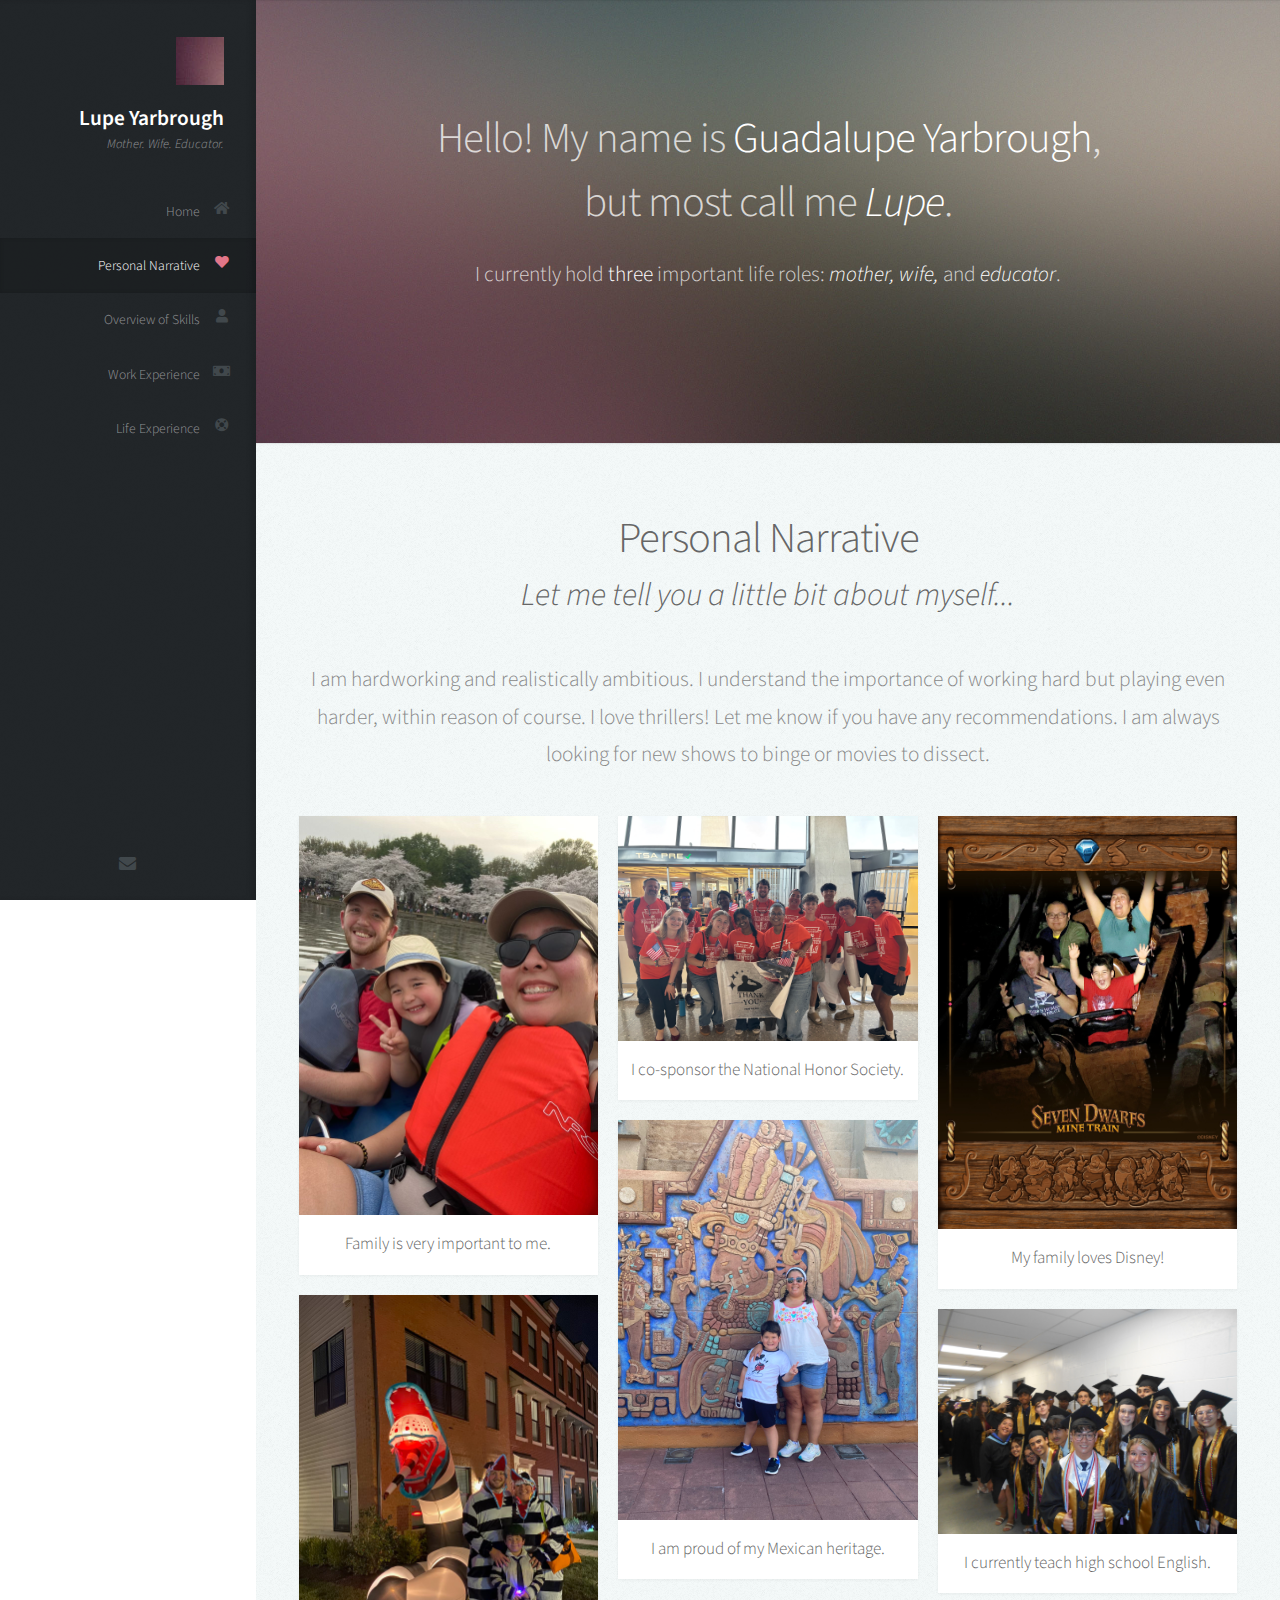
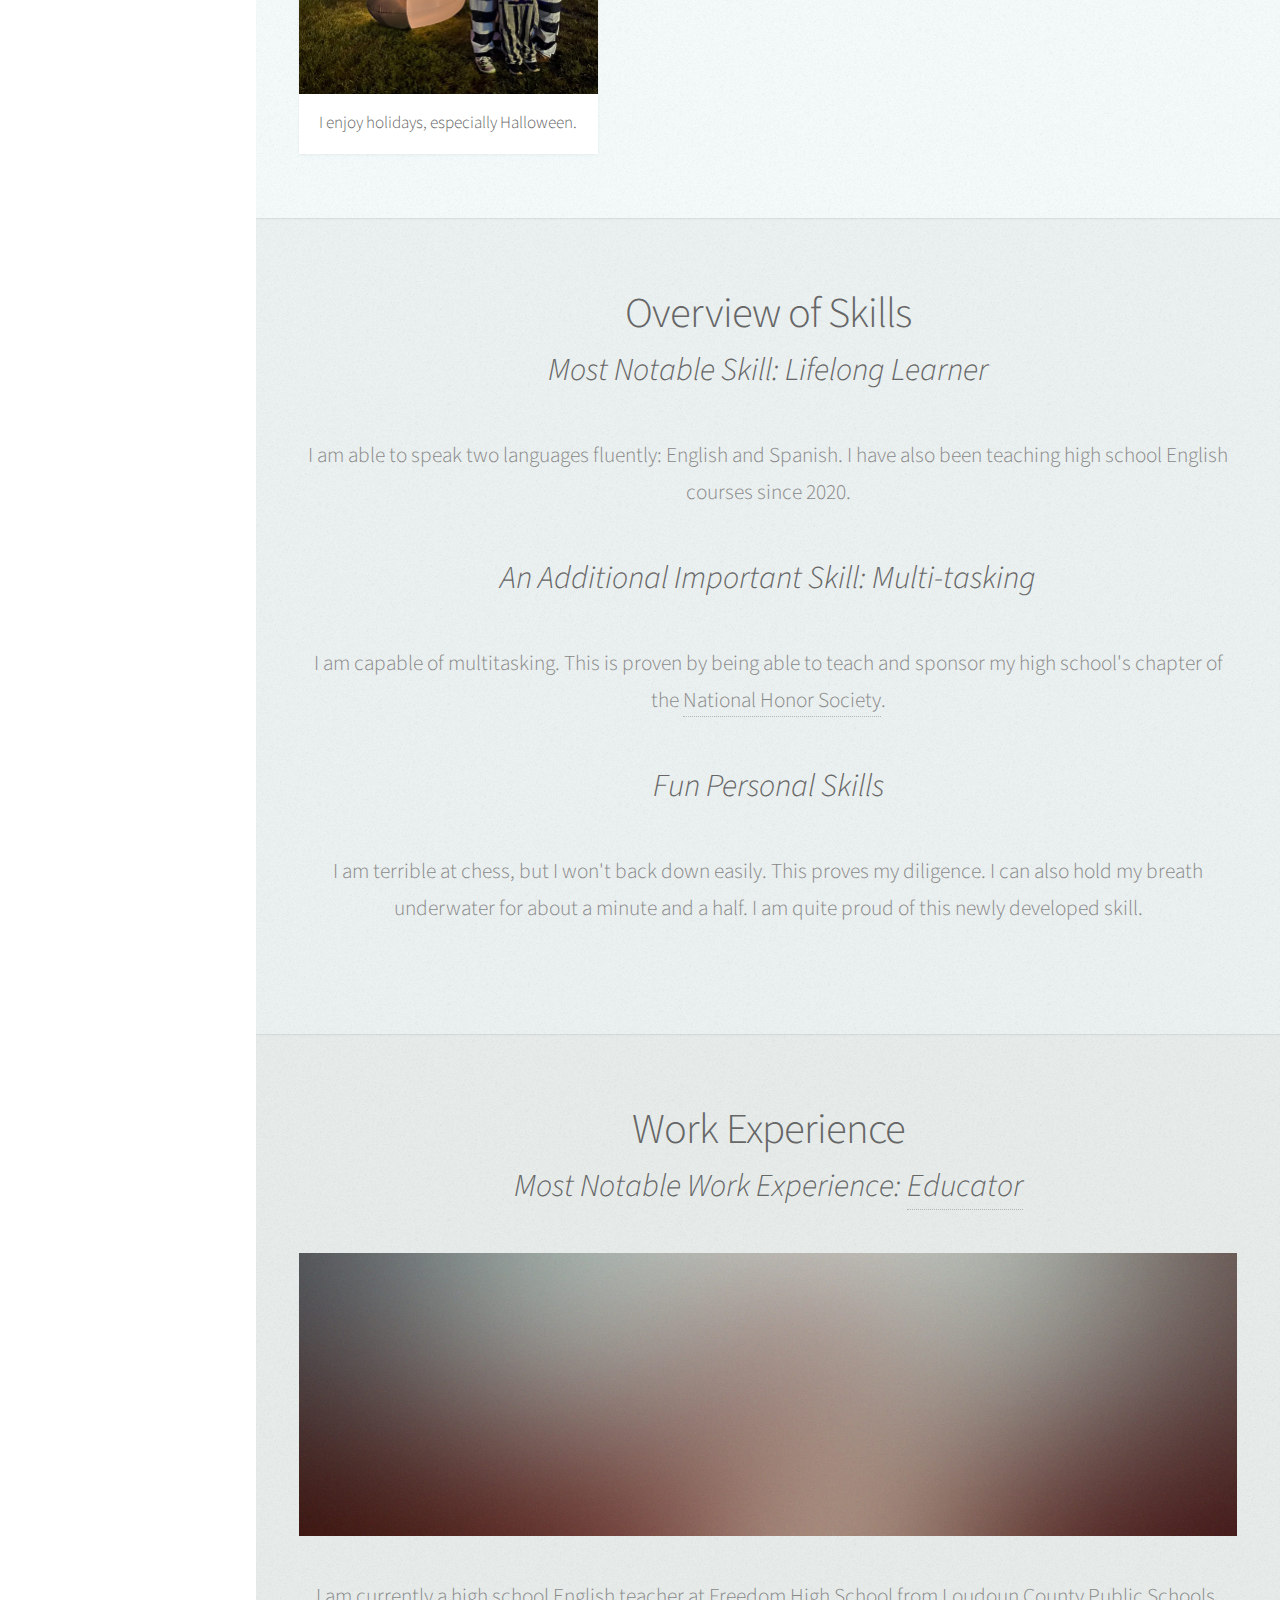
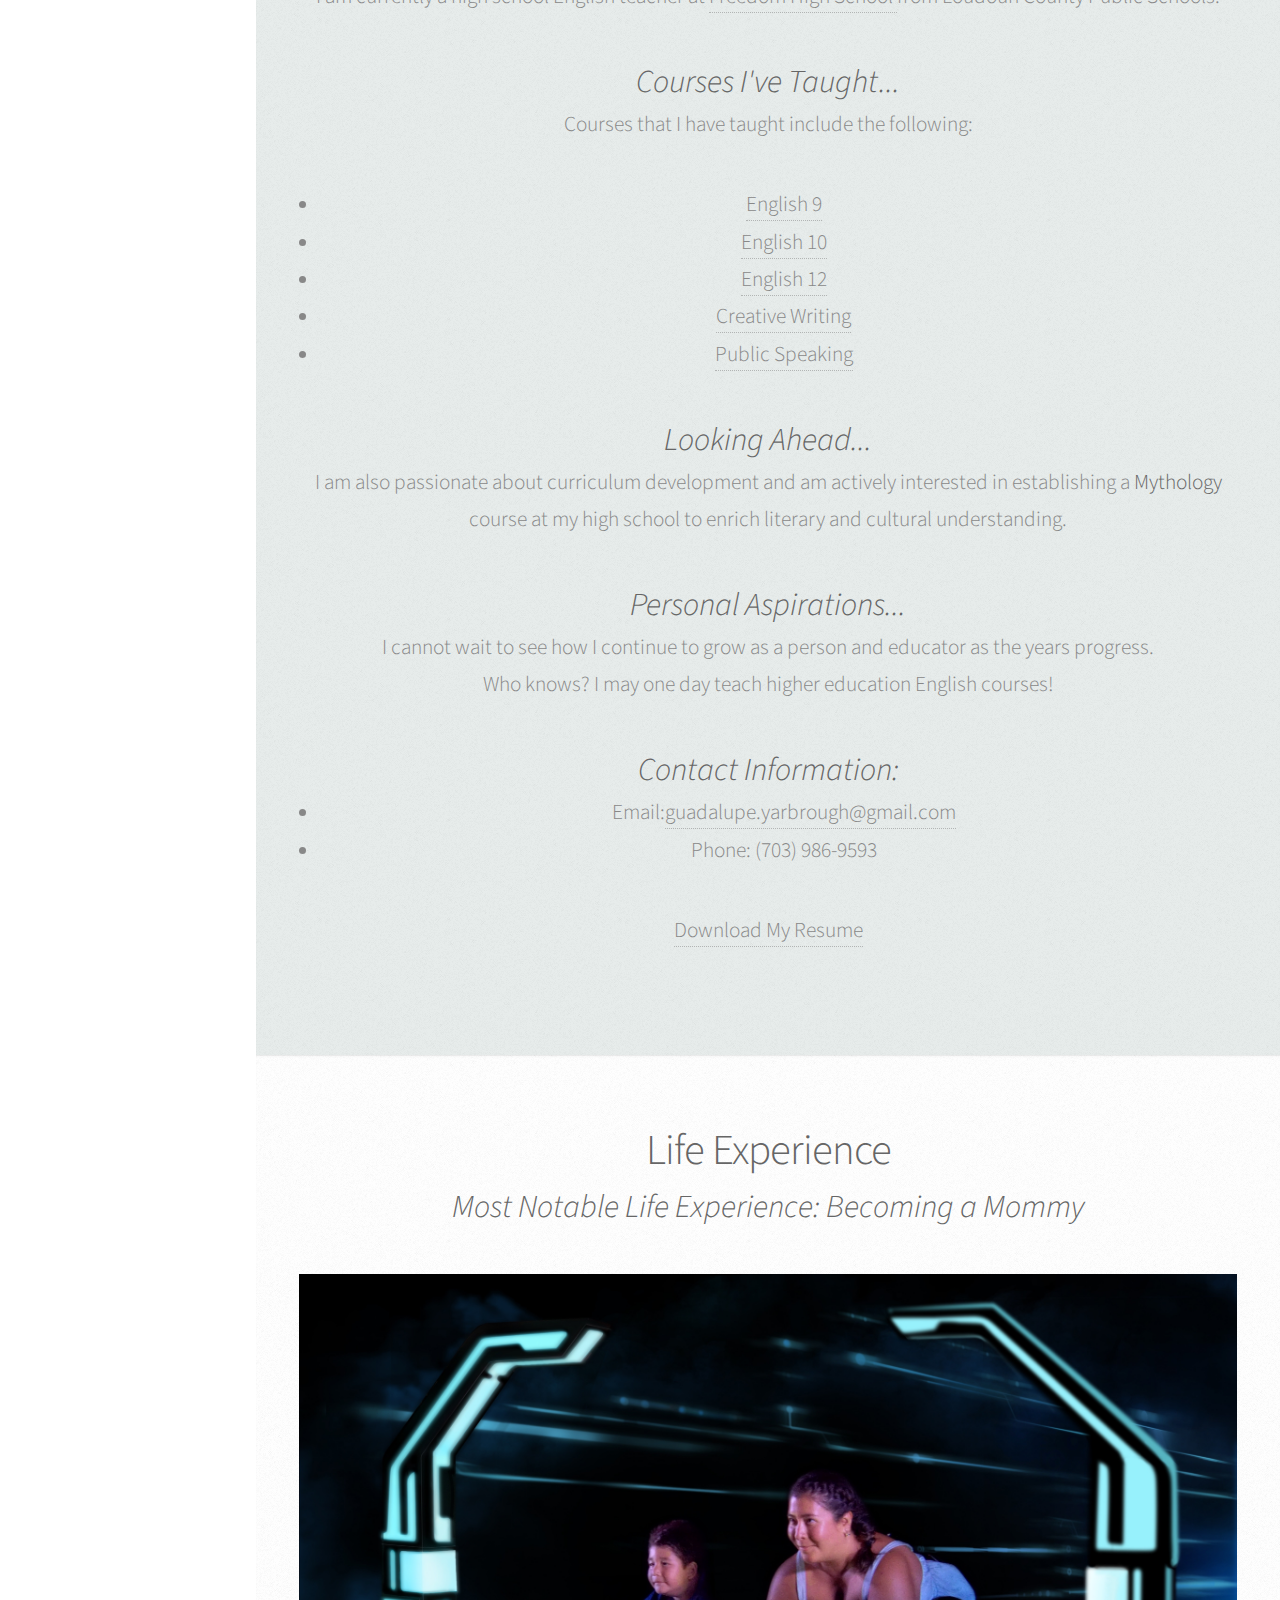
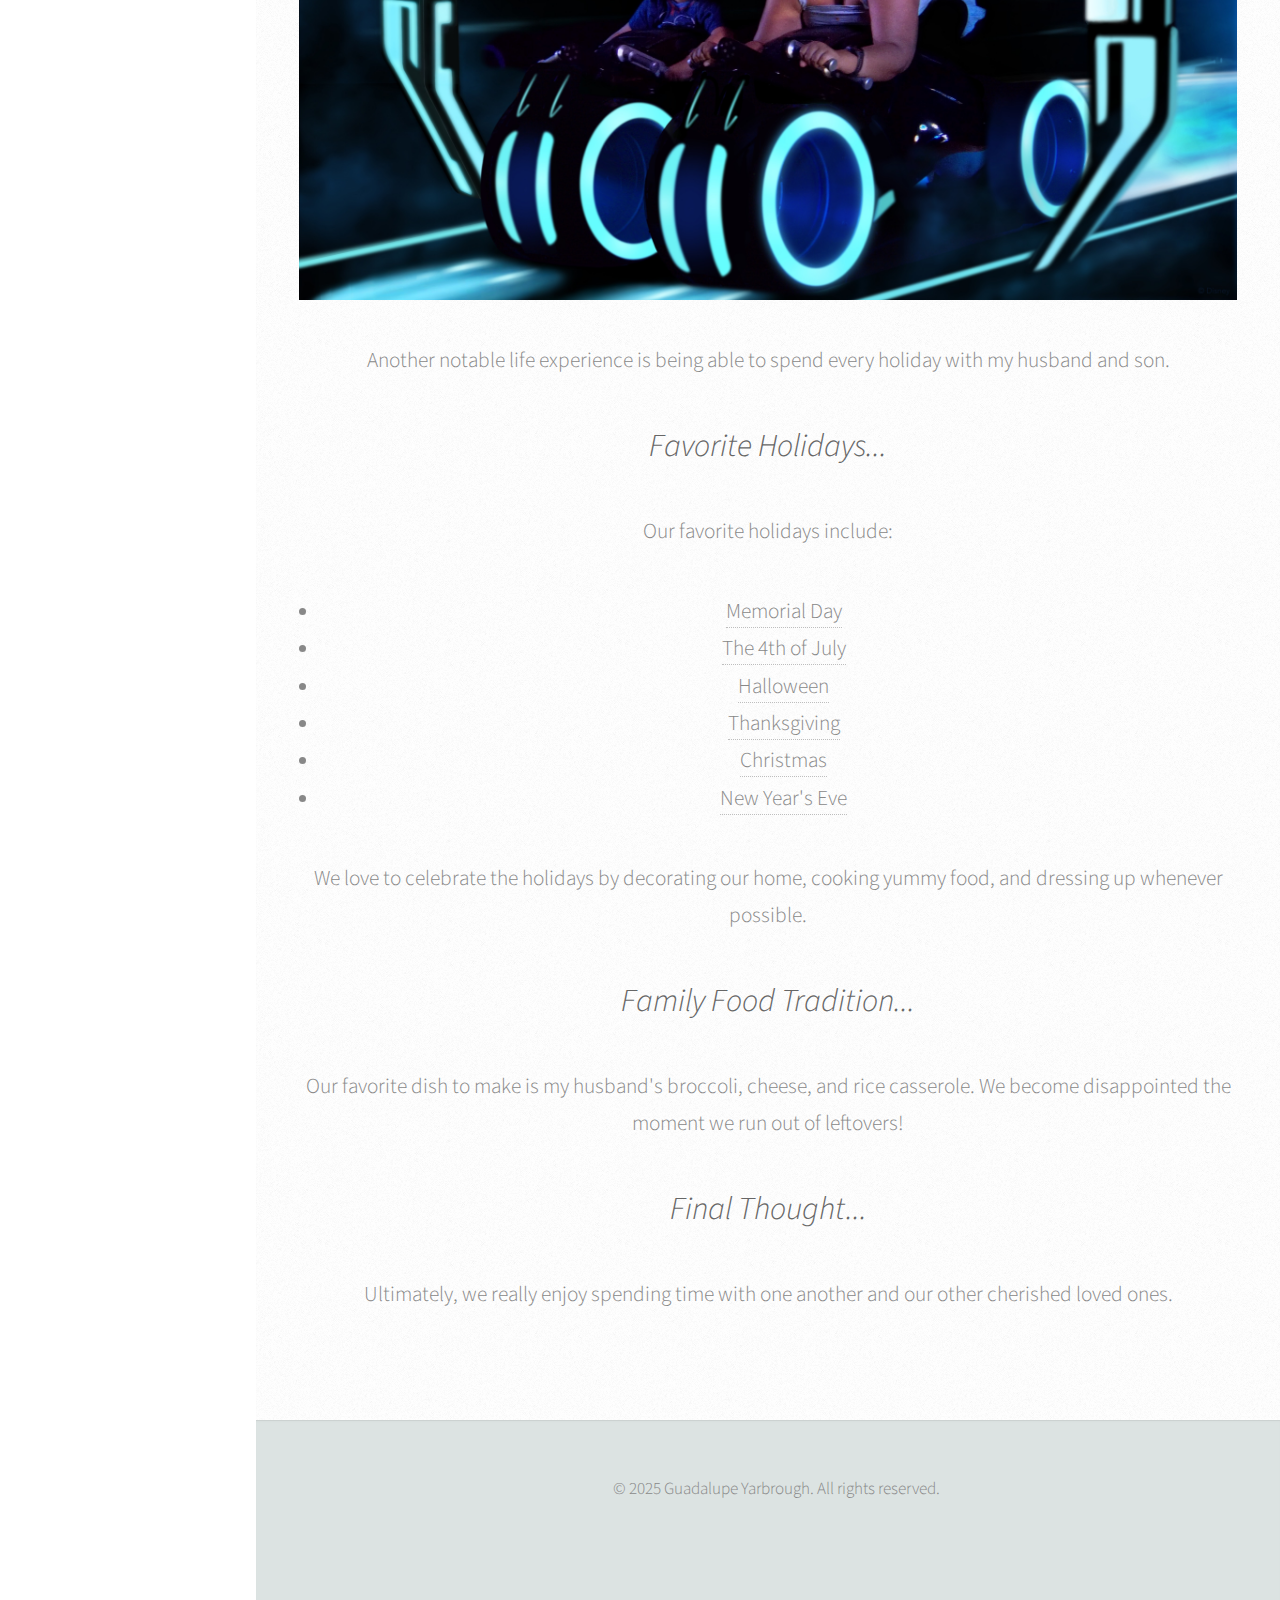
<file: docs/index.html>
<!DOCTYPE HTML>
<!--
	Prologue by HTML5 UP
	html5up.net | @ajlkn
	Free for personal and commercial use under the CCA 3.0 license (html5up.net/license)
-->
<html>
	<head>
		<title>Lupe Yarbrough</title>
		<meta charset="utf-8" />
		<meta name="viewport" content="width=device-width, initial-scale=1, user-scalable=no" />
		<link rel="stylesheet" href="assets/css/main.css" />
	</head>
	<body class="is-preload">

		<!-- Header -->
			<div id="header">

				<div class="top">

					<!-- Logo -->
						<div id="logo">
							<span class="image avatar48"><img src="images/avatar.jpg" alt="" /></span>
							<h1 id="title">Lupe Yarbrough</h1>
							<p><i>Mother. Wife. Educator.</i></p>
						</div>

					<!-- Nav -->
						<nav id="nav">
							<ul>
								<li><a href="#top"><span class="icon solid fa-home">Home</span></a></li>
								<li><a href="#personal-narrative"><span class="icon solid fa-heart">Personal Narrative</span></a></li>
								<li><a href="#overview-of-skills"><span class="icon solid fa-user">Overview of Skills</span></a></li>
								<li><a href="#work-experience"><span class="icon solid fa-money-bill">Work Experience</span></a></li>
								<li><a href="#life-experience"><span class="icon solid fa-life-ring">Life Experience</span></a></li>
							</ul>
						</nav>

				</div>

				<div class="bottom">

					<!-- Social Icons -->
						<ul class="icons">
							<li><a href="mailto:guadalupe.yarbrough@gmail.com"class="icon solid fa-envelope"><span class="label">Email</span></a></li>
						</ul>

				</div>

			</div>

		<!-- Main -->
			<div id="main">

				<!-- Intro -->
					<section id="top" class="one dark cover">
						<div class="container">

							<header>
								<h2 class="alt">Hello! My name is <strong>Guadalupe Yarbrough</strong>, <br />
								but most call me <strong><i>Lupe</i></strong>.<br /></h2>
								<p class="alt"> I currently hold <strong>three</strong> important life roles: <i><strong>mother, wife,</i></strong> and<i><strong> educator</i></strong>.</p>
							</header>
						</div>
					</section>

				<!-- Personal Narrative -->
					<section id="personal-narrative" class="two">
						<div class="container">

							<header>
								<h2>Personal Narrative</h2>
								<h3><i>Let me tell you a little bit about myself...</i><h3>
							</header>

							<p>I am hardworking and realistically ambitious. I understand the importance of working hard but
							playing even harder, within reason of course. I love thrillers! Let me know if you have any recommendations.
							I am always looking for new shows to binge or movies to dissect.</p>

							<div class="row">
								<div class="col-4 col-12-mobile">
									<article class="item">
										<a class="image fit"><img src="images/family.jpg" alt="" /></a>
										<header>
											<h3>Family is very important to me.</h3>
										</header>
									</article>
									<article class="item">
										<a class="image fit"><img src="images/halloween.jpg" alt="" /></a>
										<header>
											<h3>I enjoy holidays, especially Halloween.</h3>
										</header>
									</article>
								</div>
								<div class="col-4 col-12-mobile">
									<article class="item">
										<a class="image fit"><img src="images/FHS_NHS.jpeg" alt="" /></a>
										<header>
											<h3>I co-sponsor the National Honor Society.</h3>
										</header>
									</article>
									<article class="item">
										<a class="image fit"><img src="images/epcot.jpg" alt="" /></a>
										<header>
											<h3>I am proud of my Mexican heritage.</h3>
										</header>
									</article>
								</div>
								<div class="col-4 col-12-mobile">
									<article class="item">
										<a class="image fit"><img src="images/disney.JPG" alt="" /></a>
										<header>
											<h3>My family loves Disney!</h3>
										</header>
									</article>
									<article class="item">
										<a class="image fit"><img src="images/graduation.JPG" alt="" /></a>
										<header>
											<h3>I currently teach high school English.</h3>
										</header>
									</article>
								</div>
							</div>

						</div>
					</section>

				<!-- Overview of Skills -->
					<section id="overview-of-skills" class="three">
						<div class="container">

							<header>
						  <h2>Overview of Skills</h2>
						  
						  <h3><i>Most Notable Skill: Lifelong Learner</i></h3>
							</header>

							<p>I am able to speak two languages fluently: English and Spanish. I have also been teaching high school English courses since 2020.</p>

						<header>
						<h3><i>An Additional Important Skill: Multi-tasking</i></h3>
						</header>
						
						<p>I am capable of multitasking. This is proven by being able to teach and sponsor my high school's chapter of the 
							<a href="https://sites.google.com/lcps.org/fhsnhs/home?authuser=0">National Honor Society</a>.</p>
						<header>
						
						<h3><i>Fun Personal Skills</i></h3>
						</header>
						
						<p> I am terrible at chess, but I won't back down easily. This proves my diligence. I can also hold my breath underwater for about a minute and a half. I am quite proud of this newly developed skill.</li>
						</p>

						</div>
					</section>

				<!-- Work Experience -->
					<section id="work-experience" class="four">
						<div class="container">

							<header>
								<h2>Work Experience</h2>
								<h3><i>Most Notable Work Experience: <a href="https://www.lcps.org/o/dtl/page/homepage-content" target="_blank">Educator</a>
								</i></h3>
							</header>
							
							<a class="image featured"><img src="images/pic08.jpg" alt="" /></a>
							
							<p>I am currently a high school English teacher at <a href="https://www.lcps.org/o/fhs" target="_blank">Freedom High School </a>from Loudoun County Public Schools. </p>
							
							<h3><i>Courses I've Taught...</i></h3>
							<p>Courses that I have taught include the following:</p>
							<ul class="centered-list">
							  <li><a href="https://sites.google.com/lcps.org/program-of-studies-2024-2025/hs-english-courses?authuser=0" target="_blank">English 9</a></li>
							  <li><a href="https://sites.google.com/lcps.org/program-of-studies-2024-2025/hs-english-courses?authuser=0" target="_blank">English 10</a></li>
							  <li><a href="https://sites.google.com/lcps.org/program-of-studies-2024-2025/hs-english-courses?authuser=0" target="_blank">English 12</a></li>
							  <li><a href="https://sites.google.com/lcps.org/program-of-studies-2024-2025/hs-english-courses?authuser=0" target="_blank">Creative Writing</a></li>
							  <li><a href="https://sites.google.com/lcps.org/program-of-studies-2024-2025/hs-english-courses?authuser=0" target="_blank">Public Speaking</a></li>
							</ul>
							
							<h3><i>Looking Ahead...</i></h3>
							<p> I am also passionate about curriculum development and am actively interested in 
						  establishing a <strong>Mythology</strong> course at my high school to enrich literary and cultural understanding.
							</p>
				
							<h3><i>Personal Aspirations...</i></h3>
							<p>I cannot wait to see how I continue to grow as a person and educator as the years progress. <br /> 
							Who knows? I may one day teach higher education English courses!<br /></p>
							
							<h3><i>Contact Information:</i></h3>
							<ul>
							<li>Email:<a href="mailto:guadalupe.yarbrough@gmail.com" target="_blank">guadalupe.yarbrough@gmail.com</a></li>
							<li>Phone: (703) 986-9593</li>
							</ul>
							
							<p><a href="images/lupe_yarbrough_resume.pdf" download>Download My Resume</a></p>
					  
						</div>
					</section>
					
				<!-- Life Experience -->
					<section id="life-experience" class="five">
						<div class="container">

							<header>
								<h2>Life Experience</h2>
								<h3><i>Most Notable Life Experience: Becoming a Mommy</i></h3>
							</header>
							
							<a href="https://disneyworld.disney.go.com/attractions/magic-kingdom/tron-lightcycle-run/" class="image featured"><img src="images/tron.JPG" alt="" /></a>

							<p>Another notable life experience is being able to spend every holiday with my husband and son.</p>
							
							<header>
								<h3><i>Favorite Holidays...</i></h3>
							</header>
							<p>Our favorite holidays include:</p>
								<ul>
								  <li><a href="https://www.cem.va.gov/history/Memorial-Day-history.asp" target="_blank">Memorial Day</a></li>
								  <li><a href="https://www.nps.gov/subjects/nationalmall4th/history-of-independence-day.htm?ref=journal.stephenoliveto.com" target="_blank">The 4th of July</a></li>
								  <li><a href="https://www.history.com/articles/history-of-halloween" target="_blank">Halloween</a></li>
								  <li><a href="https://www.si.edu/spotlight/thanksgiving/history" target="_blank">Thanksgiving</a></li>
								  <li><a href="https://www.history.com/articles/history-of-christmas" target="_blank">Christmas</a></li>
								  <li><a href="https://americanenglish.state.gov/content-spotlight-new-year" target="_blank">New Year's Eve</a></li>
								</ul>
							<p>We love to celebrate the holidays by decorating our home, cooking yummy food, and dressing up whenever possible.</p>
							
							<header>
								<h3><i>Family Food Tradition...</i></h3>
							</header>
									<p>Our favorite dish to make is my husband's broccoli, cheese, and rice casserole. We become disappointed the moment we run out of leftovers!</p>
							
							<header>
									<h3><i>Final Thought...</i></h3>
							</header>
									<p>Ultimately, we really enjoy spending time with one another and our other cherished loved ones.</p
							
						</div>
					</section>
			</div>

		<!-- Footer -->
			<div id="footer">

				<!-- Copyright -->
					<ul class="copyright">
						<p>&copy; 2025 Guadalupe Yarbrough. All rights reserved.</p>
					</ul>

			</div>

		<!-- Scripts -->
			<script src="assets/js/jquery.min.js"></script>
			<script src="assets/js/jquery.scrolly.min.js"></script>
			<script src="assets/js/jquery.scrollex.min.js"></script>
			<script src="assets/js/browser.min.js"></script>
			<script src="assets/js/breakpoints.min.js"></script>
			<script src="assets/js/util.js"></script>
			<script src="assets/js/main.js"></script>

	</body>
</html>
</file>
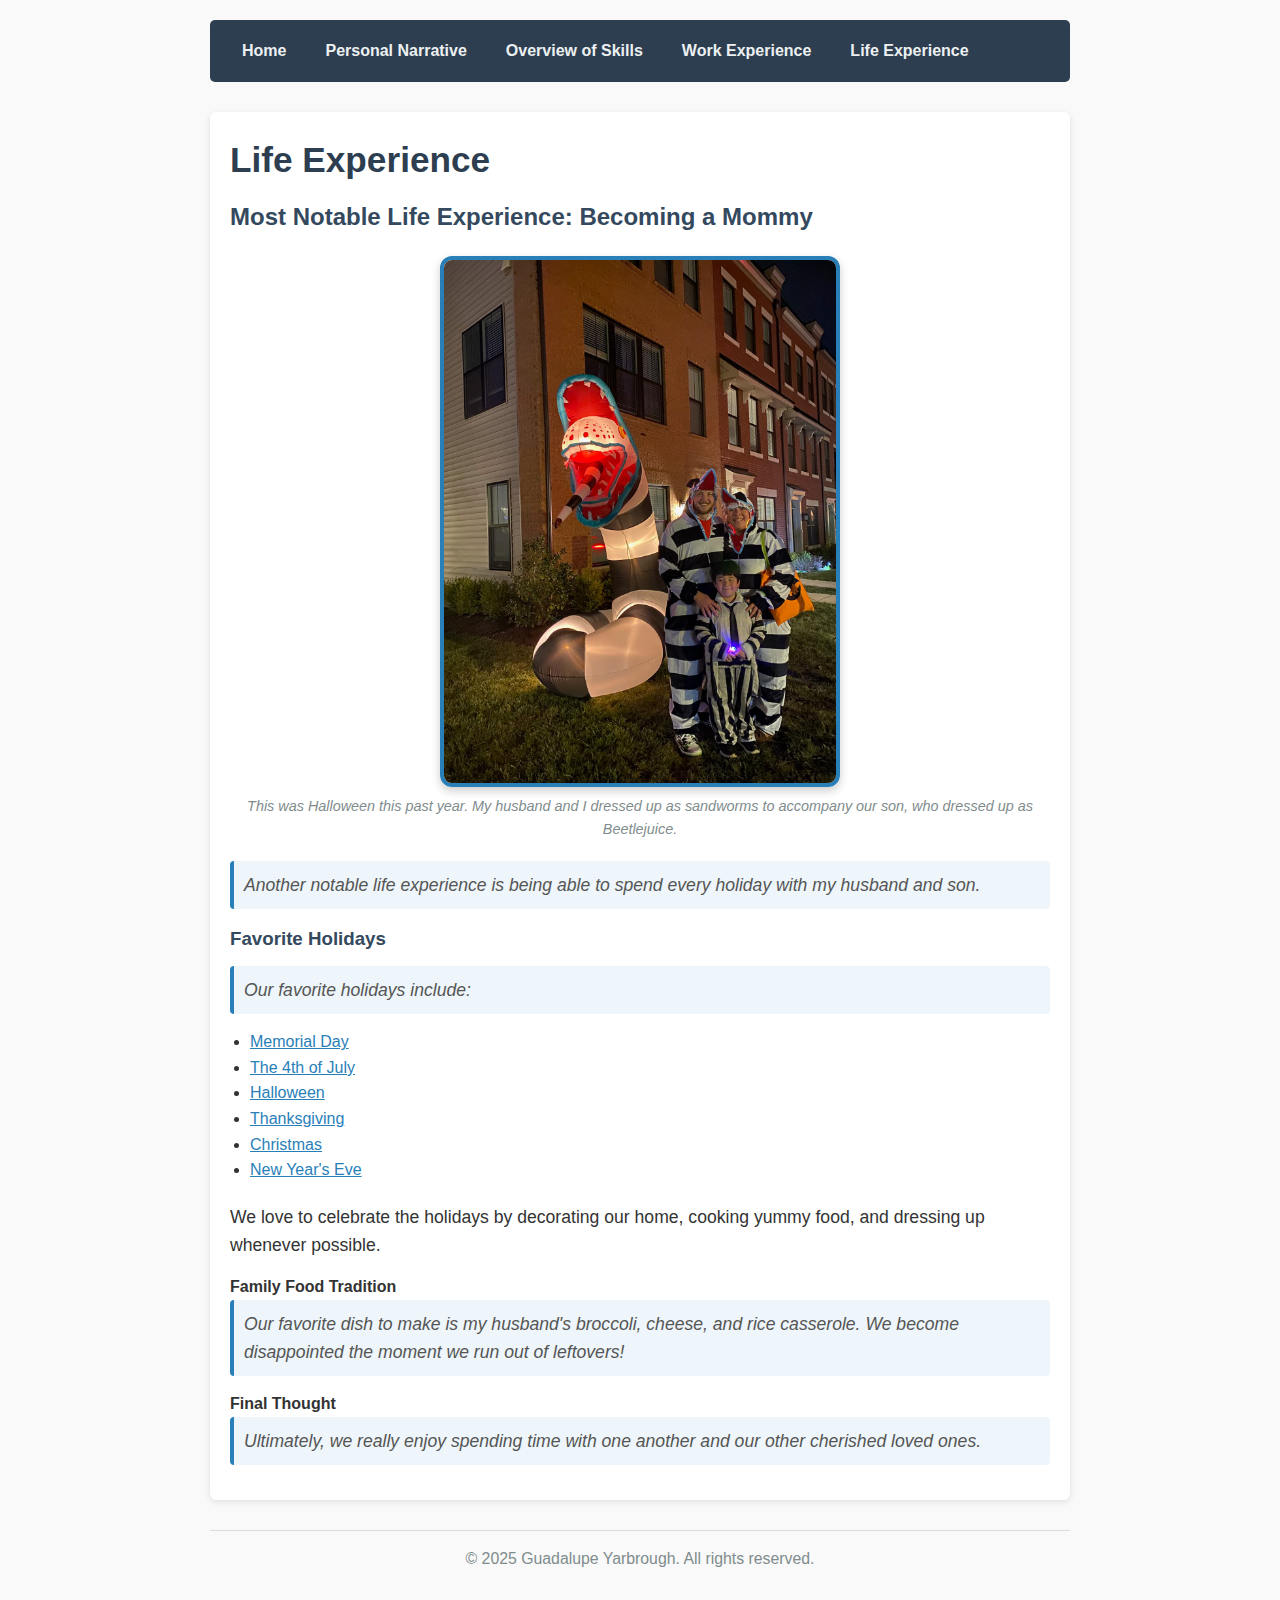
<file: docs/web_pages/life_experience.html>
<head>
  <meta charset="UTF-8" />
  <title>Practice Site 2</title>
  <link rel="stylesheet" href="styles.css" />
</head>
<body>

<nav role="navigation" aria-label="main menu">
  <ul class="navbar">
    <li><a href="../index.html">Home</a></li>
    <li><a href="personal_narrative.html">Personal Narrative</a></li>
    <li><a href="overview_of_skills.html">Overview of Skills</a></li>
    <li><a href="work_experience.html">Work Experience</a></li>
    <li><a href="life_experience.html">Life Experience</a></li>
  </ul>
</nav>

<article>
  <h1>Life Experience</h1>
  <h2>Most Notable Life Experience: Becoming a Mommy</h2>

  <section>
    <figure>
      <img src="halloween.jpg" alt="Halloween" class="styled-image">
      <figcaption><i>This was Halloween this past year. My husband and I dressed up as sandworms to accompany our son, who dressed up as Beetlejuice.</i></figcaption>
    </figure>
    <p>Another notable life experience is being able to spend every holiday with my husband and son.</p>
  </section>

  <section>
    <h3>Favorite Holidays</h3>
    <p>Our favorite holidays include:</p>
    <ul>
      <li><a href="https://www.cem.va.gov/history/Memorial-Day-history.asp" target="_blank">Memorial Day</a></li>
      <li><a href="https://www.nps.gov/subjects/nationalmall4th/history-of-independence-day.htm?ref=journal.stephenoliveto.com" target="_blank">The 4th of July</a></li>
      <li><a href="https://www.history.com/articles/history-of-halloween" target="_blank">Halloween</a></li>
      <li><a href="https://www.si.edu/spotlight/thanksgiving/history" target="_blank">Thanksgiving</a></li>
      <li><a href="https://www.history.com/articles/history-of-christmas" target="_blank">Christmas</a></li>
      <li><a href="https://americanenglish.state.gov/content-spotlight-new-year" target="_blank">New Year's Eve</a></li>
    </ul>
    <p>We love to celebrate the holidays by decorating our home, cooking yummy food, and dressing up whenever possible.</p>
  </section>

  <aside>
    <h4>Family Food Tradition</h4>
    <p>Our favorite dish to make is my husband's broccoli, cheese, and rice casserole. We become disappointed the moment we run out of leftovers!</p>
  </aside>

  <section>
    <h4>Final Thought</h4>
    <p>Ultimately, we really enjoy spending time with one another and our other cherished loved ones.</p>
  </section>
</article>

<footer>
  <p>&copy; 2025 Guadalupe Yarbrough. All rights reserved.</p>
</footer>
</body>
</file>
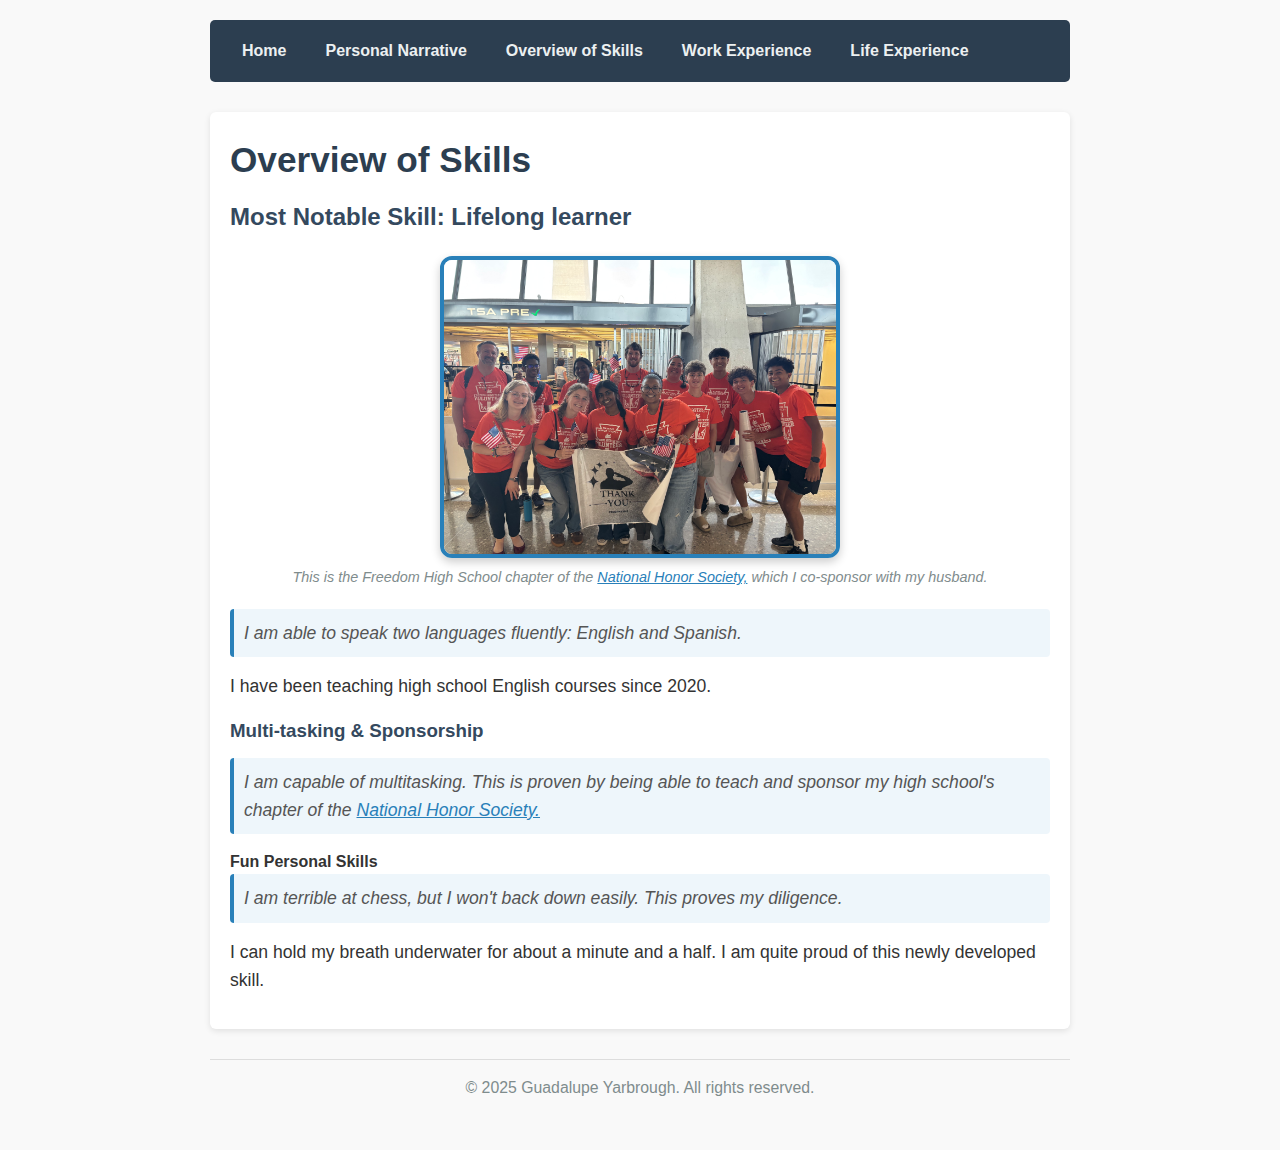
<file: docs/web_pages/overview_of_skills.html>
<head>
  <meta charset="UTF-8" />
  <title>Practice Site 2</title>
  <link rel="stylesheet" href="styles.css" />
</head>
<body>

<nav role="navigation" aria-label="main menu">
  <ul class="navbar">
    <li><a href="../index.html">Home</a></li>
    <li><a href="personal_narrative.html">Personal Narrative</a></li>
    <li><a href="overview_of_skills.html">Overview of Skills</a></li>
    <li><a href="work_experience.html">Work Experience</a></li>
    <li><a href="life_experience.html">Life Experience</a></li>
  </ul>
</nav>

<article>
  <h1>Overview of Skills</h1>
  <h2>Most Notable Skill: Lifelong learner</h2>

  <section>
    <figure>
      <img src="FHS_NHS.jpeg" alt="FHS NHS" class="styled-image">
      <figcaption><i>This is the Freedom High School chapter of the <a href="https://sites.google.com/lcps.org/fhsnhs/home?authuser=0">
	  National Honor Society,</a> which I co-sponsor with my husband.</i></figcaption>
    </figure>
    <p>I am able to speak two languages fluently: English and Spanish.</p>
    <p>I have been teaching high school English courses since 2020.</p>
  </section>

  <section>
    <h3>Multi-tasking & Sponsorship</h3>
    <p>I am capable of multitasking. This is proven by being able to teach and sponsor my high school's chapter of the <a href="https://sites.google.com/lcps.org/fhsnhs/home?authuser=0">
	  National Honor Society.</a></p>
  </section>

  <aside>
    <h4>Fun Personal Skills</h4>
    <p>I am terrible at chess, but I won't back down easily. This proves my diligence.</p>
    <p>I can hold my breath underwater for about a minute and a half. I am quite proud of this newly developed skill.</p>
  </aside>
</article>

<footer>
  <p>&copy; 2025 Guadalupe Yarbrough. All rights reserved.</p>
</footer>
</body>
</file>
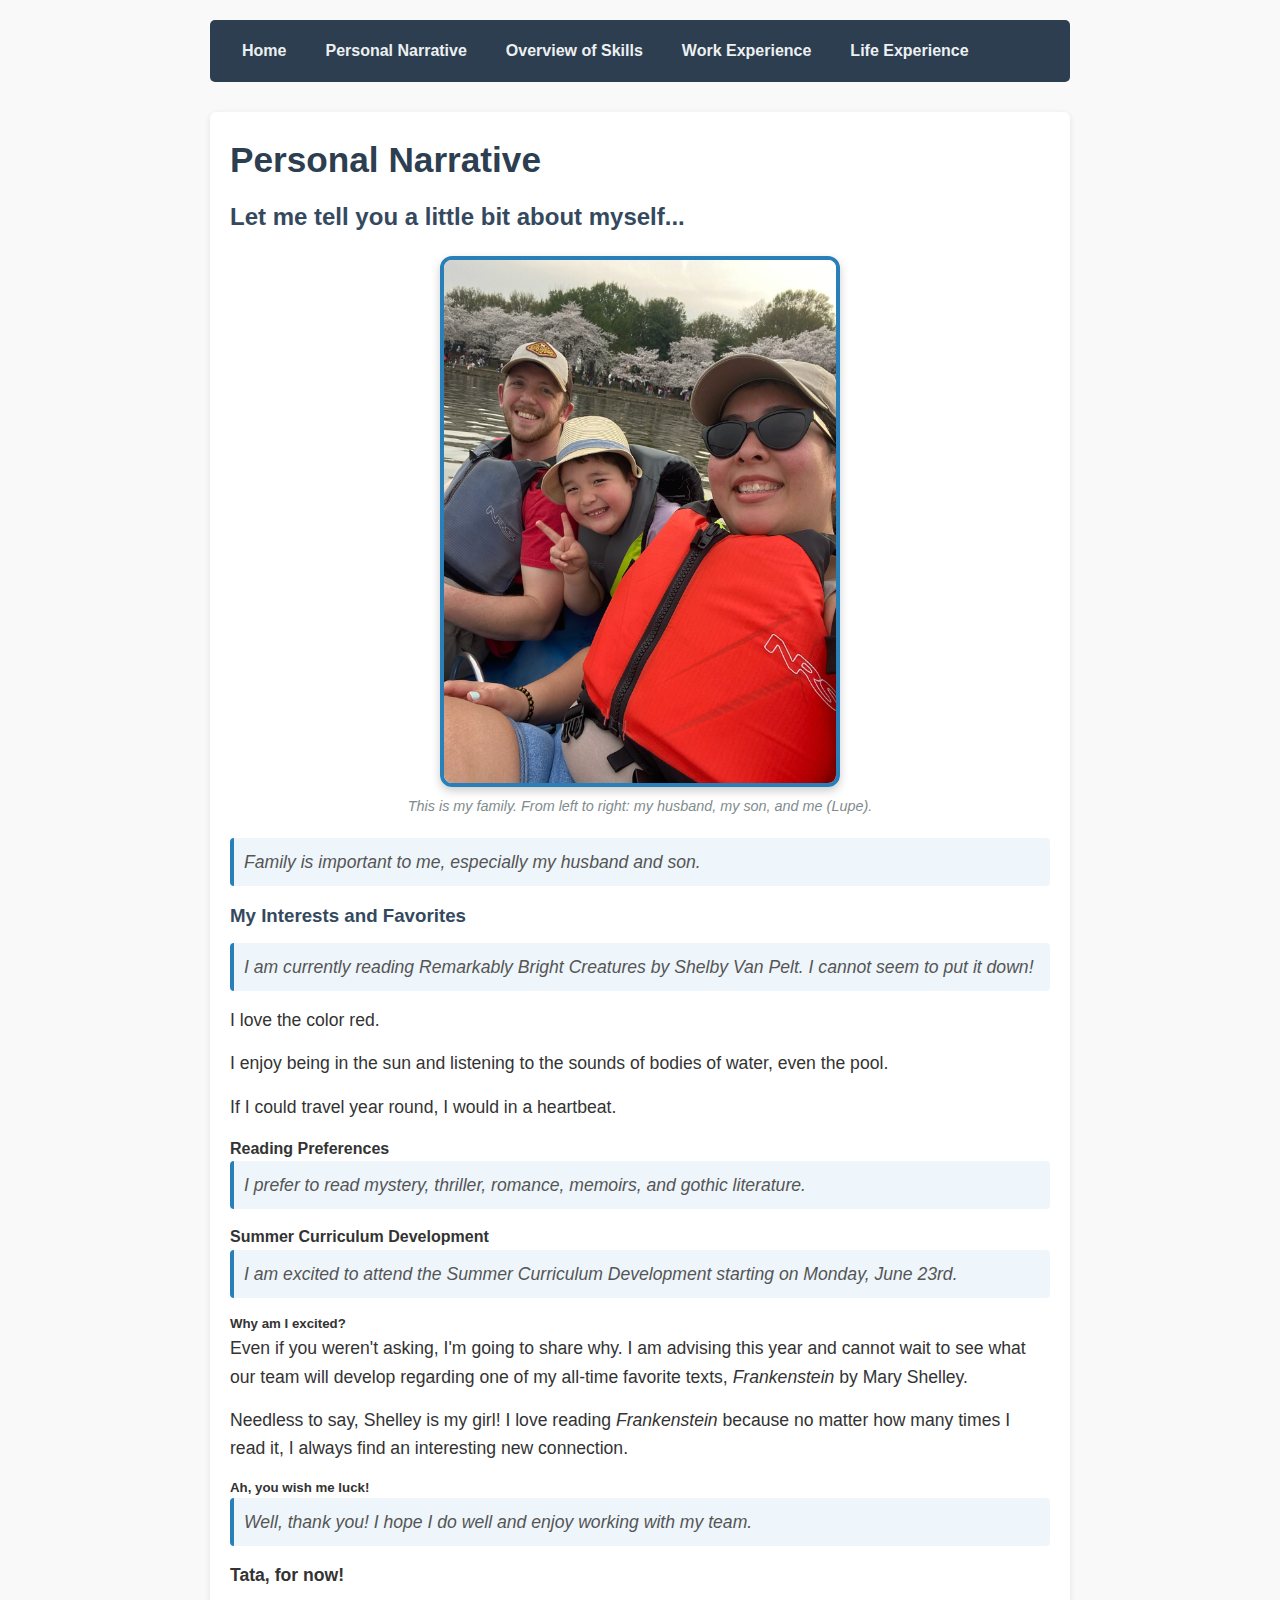
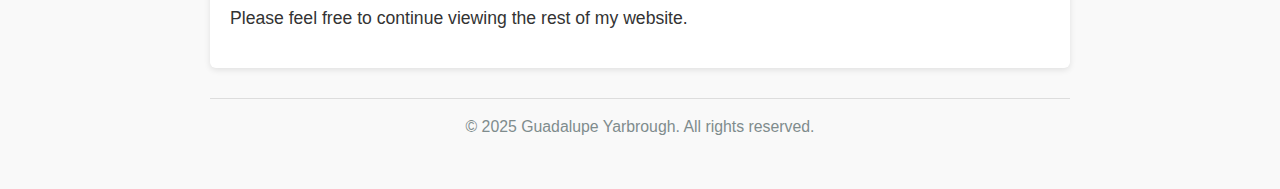
<file: docs/web_pages/personal_narrative.html>
<head>
  <meta charset="UTF-8" />
  <title>Practice Site 2</title>
  <link rel="stylesheet" href="styles.css" />
</head>
<body>

<nav role="navigation" aria-label="main menu">
  <ul class="navbar">
    <li><a href="../index.html">Home</a></li>
    <li><a href="personal_narrative.html">Personal Narrative</a></li>
    <li><a href="overview_of_skills.html">Overview of Skills</a></li>
    <li><a href="work_experience.html">Work Experience</a></li>
    <li><a href="life_experience.html">Life Experience</a></li>
  </ul>
</nav>

<article>
  <h1>Personal Narrative</h1>
  <h2>Let me tell you a little bit about myself...</h2>

  <section>
    <figure>
      <img src="family.jpg" alt="Family" class="styled-image">
      <figcaption><i>This is my family. From left to right: my husband, my son, and me (Lupe).</i></figcaption>
    </figure>
    <p>Family is important to me, especially my husband and son.</p>
  </section>

  <section>
    <h3>My Interests and Favorites</h3>
    <p>I am currently reading <i>Remarkably Bright Creatures</i> by Shelby Van Pelt. I cannot seem to put it down!</p>
    <p>I love the color red.</p>
    <p>I enjoy being in the sun and listening to the sounds of bodies of water, even the pool.</p>
    <p>If I could travel year round, I would in a heartbeat.</p>
  </section>

  <aside>
    <h4>Reading Preferences</h4>
    <p>I prefer to read mystery, thriller, romance, memoirs, and gothic literature.</p>
  </aside>

  <section>
    <h4>Summer Curriculum Development</h4>
    <p>I am excited to attend the Summer Curriculum Development starting on Monday, June 23rd.</p>

    <h5>Why am I excited?</h5>
    <p>Even if you weren't asking, I'm going to share why. I am advising this year and cannot wait to see what our team will develop regarding one of my all-time favorite texts, <i>Frankenstein</i> by Mary Shelley.</p>
    <p>Needless to say, Shelley is my girl! I love reading <i>Frankenstein</i> because no matter how many times I read it, I always find an interesting new connection.</p>
  </section>

  <section>
    <h5>Ah, you wish me luck!</h5>
    <p>Well, thank you! I hope I do well and enjoy working with my team.</p>
    <p><strong>Tata, for now!</strong></p>
    <p>Please feel free to continue viewing the rest of my website.</p>
  </section>
</article>

<footer>
  <p>&copy; 2025 Guadalupe Yarbrough. All rights reserved.</p>
</footer>
</body>
</file>
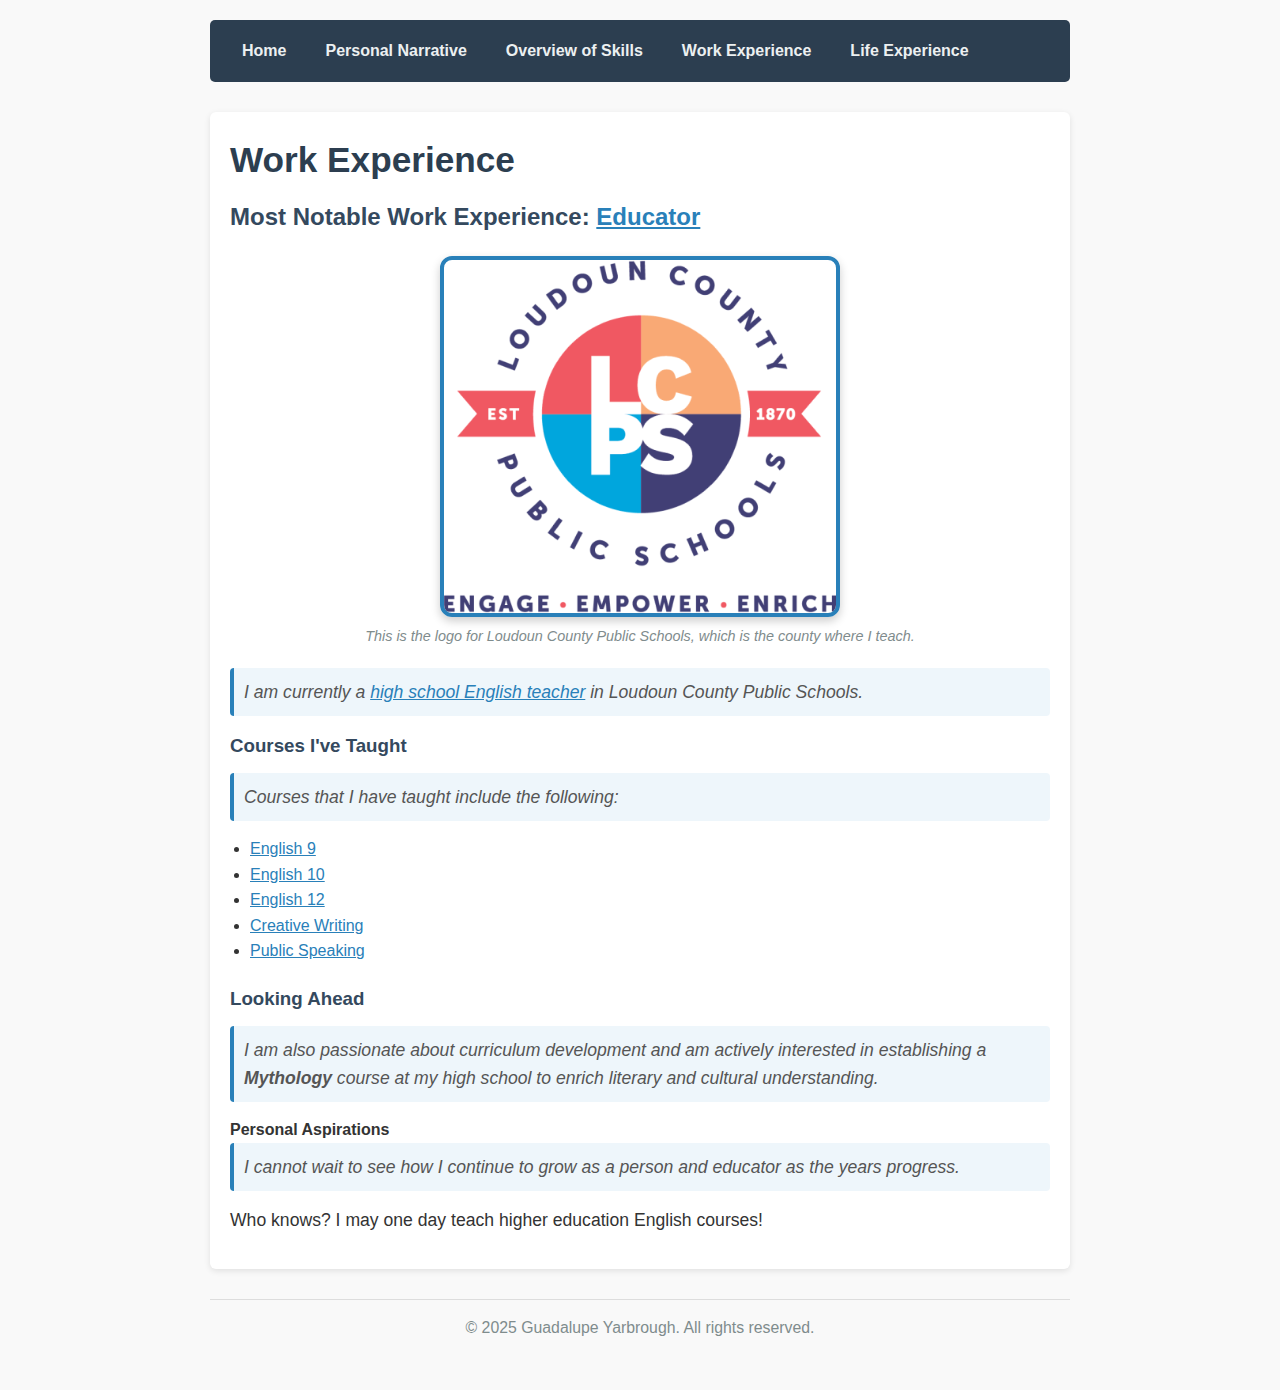
<file: docs/web_pages/work_experience.html>
<head>
  <meta charset="UTF-8" />
  <title>Practice Site 2</title>
  <link rel="stylesheet" href="styles.css" />
</head>
<body>

<nav role="navigation" aria-label="main menu">
  <ul class="navbar">
    <li><a href="../index.html">Home</a></li>
    <li><a href="personal_narrative.html">Personal Narrative</a></li>
    <li><a href="overview_of_skills.html">Overview of Skills</a></li>
    <li><a href="work_experience.html">Work Experience</a></li>
    <li><a href="life_experience.html">Life Experience</a></li>
  </ul>
</nav>

<article>
  <h1>Work Experience</h1>

  <section>
    <h2>Most Notable Work Experience: 
      <a href="https://www.lcps.org/o/dtl/page/homepage-content" target="_blank">Educator</a>
    </h2>
    <figure>
      <img src="lcps_logo.png" alt="LCPS" class="styled-image">
      <figcaption><i>This is the logo for Loudoun County Public Schools, which is the county where I teach.</i></figcaption>
    </figure>
    <p>I am currently a 
      <a href="https://www.lcps.org/o/fhs" target="_blank">high school English teacher</a> 
      in Loudoun County Public Schools.
    </p>
  </section>

  <section>
    <h3>Courses I've Taught</h3>
    <p>Courses that I have taught include the following:</p>
    <ul>
      <li><a href="https://sites.google.com/lcps.org/program-of-studies-2024-2025/hs-english-courses?authuser=0" target="_blank">English 9</a></li>
      <li><a href="https://sites.google.com/lcps.org/program-of-studies-2024-2025/hs-english-courses?authuser=0" target="_blank">English 10</a></li>
      <li><a href="https://sites.google.com/lcps.org/program-of-studies-2024-2025/hs-english-courses?authuser=0" target="_blank">English 12</a></li>
      <li><a href="https://sites.google.com/lcps.org/program-of-studies-2024-2025/hs-english-courses?authuser=0" target="_blank">Creative Writing</a></li>
      <li><a href="https://sites.google.com/lcps.org/program-of-studies-2024-2025/hs-english-courses?authuser=0" target="_blank">Public Speaking</a></li>
    </ul>
  </section>

  <section>
    <h3>Looking Ahead</h3>
    <p>
      I am also passionate about curriculum development and am actively interested in 
      establishing a <strong>Mythology</strong> course at my high school to enrich literary and cultural understanding.
    </p>
  </section>

  <aside>
    <h4>Personal Aspirations</h4>
    <p>I cannot wait to see how I continue to grow as a person and educator as the years progress.</p>
    <p>Who knows? I may one day teach higher education English courses!</p>
  </aside>
</article>

<footer>
  <p>&copy; 2025 Guadalupe Yarbrough. All rights reserved.</p>
</footer>
</body>
</file>
<file: docs/web_pages/styles.css>
* {
  margin: 0;
  padding: 0;
  box-sizing: border-box;
}

body {
  font-family: 'Segoe UI', Tahoma, Geneva, Verdana, sans-serif;
  background-color: #f9f9f9;
  color: #333;
  line-height: 1.6;
  padding: 20px;
  max-width: 900px;
  margin: 0 auto;
}

.navbar {
  list-style: none;
  display: flex;
  gap: 15px;
  background-color: #2c3e50;
  padding: 10px 20px;
  border-radius: 5px;
  margin-bottom: 30px;
}

.navbar a {
  color: #ecf0f1;
  text-decoration: none;
  font-weight: 600;
  padding: 8px 12px;
  display: block;
  border-radius: 4px;
  transition: background-color 0.3s ease;
}

.navbar a:hover,
.navbar a:focus {
  background-color: #34495e;
}

article {
  background-color: white;
  padding: 20px;
  border-radius: 6px;
  box-shadow: 0 2px 6px rgba(0,0,0,0.1);
  margin-bottom: 30px;
}

h1 {
  color: #2c3e50;
  margin-bottom: 10px;
  font-size: 2.2em;
}

h2 {
  color: #34495e;
  margin-bottom: 15px;
}

h3 {
  color: #34495e;
  margin-bottom: 12px;
}

p {
  margin-bottom: 15px;
  font-size: 1.1em;
}

article p:first-of-type {
  font-style: italic;
  color: #555;
  background-color: #eef6fb;
  padding: 10px;
  border-left: 4px solid #2980b9;
  border-radius: 4px;
}

a {
  color: #2980b9;
  text-decoration: underline;
}

a:hover,
a:focus {
  color: #1c5980;
}

figure {
  margin: 20px 0;
  text-align: center;
}

figure img {
  border: 3px solid #2980b9;
  border-radius: 6px;
  max-width: 100%;
  height: auto;
  display: block;
  margin: 0 auto;
}

figcaption {
  font-style: italic;
  font-size: 0.9em;
  color: #7f8c8d;
  margin-top: 8px;
  max-width: fit-content;
  margin-left: auto;
  margin-right: auto;
}

.styled-image {
  width: 80%;
  max-width: 400px;
  height: auto;
  border: 4px solid #2980b9;
  border-radius: 12px;
  box-shadow: 0 4px 10px rgba(0, 0, 0, 0.2);
  display: block;
  margin: 0 auto;
}

ul {
  list-style-type: disc;
  padding-left: 20px;
  margin-bottom: 20px;
}

footer {
  text-align: center;
  font-size: 0.9em;
  color: #7f8c8d;
  padding: 15px 0;
  border-top: 1px solid #ddd;
}

@media (max-width: 600px) {
  body {
    padding: 10px;
    max-width: 100%;
  }
  
  .navbar {
    flex-direction: column;
    gap: 10px;
  }
}
</file>
<file: docs/assets/css/main.css>
@import url("fontawesome-all.min.css");
@import url("https://fonts.googleapis.com/css?family=Source+Sans+Pro:300,300italic,400,600");

/*
	Prologue by HTML5 UP
	html5up.net | @ajlkn
	Free for personal and commercial use under the CCA 3.0 license (html5up.net/license)
*/

html, body, div, span, applet, object,
iframe, h1, h2, h3, h4, h5, h6, p, blockquote,
pre, a, abbr, acronym, address, big, cite,
code, del, dfn, em, img, ins, kbd, q, s, samp,
small, strike, strong, sub, sup, tt, var, b,
u, i, center, dl, dt, dd, ol, ul, li, fieldset,
form, label, legend, table, caption, tbody,
tfoot, thead, tr, th, td, article, aside,
canvas, details, embed, figure, figcaption,
footer, header, hgroup, menu, nav, output, ruby,
section, summary, time, mark, audio, video {
	margin: 0;
	padding: 0;
	border: 0;
	font-size: 100%;
	font: inherit;
	vertical-align: baseline;}

article, aside, details, figcaption, figure,
footer, header, hgroup, menu, nav, section {
	display: block;}

body {
	line-height: 1;
}

ol, ul {
	list-style: none;
}

blockquote, q {
	quotes: none;
}

	blockquote:before, blockquote:after, q:before, q:after {
		content: '';
		content: none;
	}

table {
	border-collapse: collapse;
	border-spacing: 0;
}

body {
	-webkit-text-size-adjust: none;
}

mark {
	background-color: transparent;
	color: inherit;
}

input::-moz-focus-inner {
	border: 0;
	padding: 0;
}

input, select, textarea {
	-moz-appearance: none;
	-webkit-appearance: none;
	-ms-appearance: none;
	appearance: none;
}

/* Basic */

	html {
		box-sizing: border-box;
	}

	*, *:before, *:after {
		box-sizing: inherit;
	}

	body {
		background: #fff;
		font-family: 'Source Sans Pro', sans-serif;
		font-size: 19pt;
		font-weight: 300;
		line-height: 1.75em;
		color: #888;
	}

		body.is-preload *, body.is-preload *:before, body.is-preload *:after {
			-moz-animation: none !important;
			-webkit-animation: none !important;
			-ms-animation: none !important;
			animation: none !important;
			-moz-transition: none !important;
			-webkit-transition: none !important;
			-ms-transition: none !important;
			transition: none !important;
		}

	input, textarea, select {
		font-family: 'Source Sans Pro', sans-serif;
		font-size: 19pt;
		font-weight: 300;
		line-height: 1.75em;
		color: #888;
	}

	h1, h2, h3, h4, h5, h6 {
		font-weight: 300;
		color: #666;
		line-height: 1.5em;
	}

	h1 a, h2 a, h3 a, h4 a, h5 a, h6 a {
		color: inherit;
		text-decoration: none;
	}

		h1 a strong, h2 a strong, h3 a strong, h4 a strong, h5 a strong, h6 a strong {
			color: #333;
		}

	h2 {
		font-size: 2em;
		letter-spacing: -1px;
	}

		h2.alt {
			color: #888;
		}

			h2.alt strong {
				color: #666;
			}

	h3 {
		font-size: 1.5em;
	}

	header {
		margin: 0 0 2em 0;
	}

		header > p {
			margin: 1em 0 0 0;
		}

	footer {
		margin: 2em 0 0 0;
	}

	strong, b {
		font-weight: 300;
		color: #666;
	}

	em, i {
		font-style: italic;
	}

	a {
		text-decoration: none;
		color: inherit;
		border-bottom: dotted 1px rgba(128, 128, 128, 0.5);
		-moz-transition: color 0.35s ease-in-out, border-bottom-color 0.35s ease-in-out;
		-webkit-transition: color 0.35s ease-in-out, border-bottom-color 0.35s ease-in-out;
		-ms-transition: color 0.35s ease-in-out, border-bottom-color 0.35s ease-in-out;
		transition: color 0.35s ease-in-out, border-bottom-color 0.35s ease-in-out;
		outline: 0;
	}

		a:hover {
			color: #E27689;
			border-bottom-color: rgba(255, 255, 255, 0);
		}

	sub {
		position: relative;
		top: 0.5em;
		font-size: 0.8em;
	}

	sup {
		position: relative;
		top: -0.5em;
		font-size: 0.8em;
	}

	hr {
		border: 0;
		border-top: solid 1px #ddd;
	}

	blockquote {
		border-left: solid 0.5em #ddd;
		padding: 1em 0 1em 2em;
		font-style: italic;
	}

	p, ul, ol, dl, table {
		margin-bottom: 2em;
	}

	br.clear {
		clear: both;
	}

/* Container */

	.container {
		margin: 0 auto;
		max-width: 100%;
		width: 1400px;
	}

		@media screen and (min-width: 961px) and (max-width: 1880px) {

			.container {
				width: 1200px;
			}

		}

		@media screen and (min-width: 961px) and (max-width: 1620px) {

			.container {
				width: 960px;
			}

		}

		@media screen and (min-width: 961px) and (max-width: 1320px) {

			.container {
				width: 100%;
			}

		}

		@media screen and (max-width: 960px) {

			.container {
				width: 100%;
			}

		}

		@media screen and (max-width: 736px) {

			.container {
				width: 100%;
			}

		}

/* Row */

	.row {
		display: flex;
		flex-wrap: wrap;
		box-sizing: border-box;
		align-items: stretch;
	}

		.row > * {
			box-sizing: border-box;
		}

		.row.gtr-uniform > * > :last-child {
			margin-bottom: 0;
		}

		.row.aln-left {
			justify-content: flex-start;
		}

		.row.aln-center {
			justify-content: center;
		}

		.row.aln-right {
			justify-content: flex-end;
		}

		.row.aln-top {
			align-items: flex-start;
		}

		.row.aln-middle {
			align-items: center;
		}

		.row.aln-bottom {
			align-items: flex-end;
		}

		.row > .imp {
			order: -1;
		}

		.row > .col-1 {
			width: 8.33333%;
		}

		.row > .off-1 {
			margin-left: 8.33333%;
		}

		.row > .col-2 {
			width: 16.66667%;
		}

		.row > .off-2 {
			margin-left: 16.66667%;
		}

		.row > .col-3 {
			width: 25%;
		}

		.row > .off-3 {
			margin-left: 25%;
		}

		.row > .col-4 {
			width: 33.33333%;
		}

		.row > .off-4 {
			margin-left: 33.33333%;
		}

		.row > .col-5 {
			width: 41.66667%;
		}

		.row > .off-5 {
			margin-left: 41.66667%;
		}

		.row > .col-6 {
			width: 50%;
		}

		.row > .off-6 {
			margin-left: 50%;
		}

		.row > .col-7 {
			width: 58.33333%;
		}

		.row > .off-7 {
			margin-left: 58.33333%;
		}

		.row > .col-8 {
			width: 66.66667%;
		}

		.row > .off-8 {
			margin-left: 66.66667%;
		}

		.row > .col-9 {
			width: 75%;
		}

		.row > .off-9 {
			margin-left: 75%;
		}

		.row > .col-10 {
			width: 83.33333%;
		}

		.row > .off-10 {
			margin-left: 83.33333%;
		}

		.row > .col-11 {
			width: 91.66667%;
		}

		.row > .off-11 {
			margin-left: 91.66667%;
		}

		.row > .col-12 {
			width: 100%;
		}

		.row > .off-12 {
			margin-left: 100%;
		}

		.row.gtr-0 {
			margin-top: 0px;
			margin-left: 0px;
		}

			.row.gtr-0 > * {
				padding: 0px 0 0 0px;
			}

			.row.gtr-0.gtr-uniform {
				margin-top: 0px;
			}

				.row.gtr-0.gtr-uniform > * {
					padding-top: 0px;
				}

		.row.gtr-25 {
			margin-top: -10px;
			margin-left: -10px;
		}

			.row.gtr-25 > * {
				padding: 10px 0 0 10px;
			}

			.row.gtr-25.gtr-uniform {
				margin-top: -10px;
			}

				.row.gtr-25.gtr-uniform > * {
					padding-top: 10px;
				}

		.row.gtr-50 {
			margin-top: -20px;
			margin-left: -20px;
		}

			.row.gtr-50 > * {
				padding: 20px 0 0 20px;
			}

			.row.gtr-50.gtr-uniform {
				margin-top: -20px;
			}

				.row.gtr-50.gtr-uniform > * {
					padding-top: 20px;
				}

		.row {
			margin-top: -40px;
			margin-left: -40px;
		}

			.row > * {
				padding: 40px 0 0 40px;
			}

			.row.gtr-uniform {
				margin-top: -40px;
			}

				.row.gtr-uniform > * {
					padding-top: 40px;
				}

		.row.gtr-150 {
			margin-top: -60px;
			margin-left: -60px;
		}

			.row.gtr-150 > * {
				padding: 60px 0 0 60px;
			}

			.row.gtr-150.gtr-uniform {
				margin-top: -60px;
			}

				.row.gtr-150.gtr-uniform > * {
					padding-top: 60px;
				}

		.row.gtr-200 {
			margin-top: -80px;
			margin-left: -80px;
		}

			.row.gtr-200 > * {
				padding: 80px 0 0 80px;
			}

			.row.gtr-200.gtr-uniform {
				margin-top: -80px;
			}

				.row.gtr-200.gtr-uniform > * {
					padding-top: 80px;
				}

		@media screen and (min-width: 961px) and (max-width: 1880px) {

			.row {
				display: flex;
				flex-wrap: wrap;
				box-sizing: border-box;
				align-items: stretch;
			}

				.row > * {
					box-sizing: border-box;
				}

				.row.gtr-uniform > * > :last-child {
					margin-bottom: 0;
				}

				.row.aln-left {
					justify-content: flex-start;
				}

				.row.aln-center {
					justify-content: center;
				}

				.row.aln-right {
					justify-content: flex-end;
				}

				.row.aln-top {
					align-items: flex-start;
				}

				.row.aln-middle {
					align-items: center;
				}

				.row.aln-bottom {
					align-items: flex-end;
				}

				.row > .imp-wide {
					order: -1;
				}

				.row > .col-1-wide {
					width: 8.33333%;
				}

				.row > .off-1-wide {
					margin-left: 8.33333%;
				}

				.row > .col-2-wide {
					width: 16.66667%;
				}

				.row > .off-2-wide {
					margin-left: 16.66667%;
				}

				.row > .col-3-wide {
					width: 25%;
				}

				.row > .off-3-wide {
					margin-left: 25%;
				}

				.row > .col-4-wide {
					width: 33.33333%;
				}

				.row > .off-4-wide {
					margin-left: 33.33333%;
				}

				.row > .col-5-wide {
					width: 41.66667%;
				}

				.row > .off-5-wide {
					margin-left: 41.66667%;
				}

				.row > .col-6-wide {
					width: 50%;
				}

				.row > .off-6-wide {
					margin-left: 50%;
				}

				.row > .col-7-wide {
					width: 58.33333%;
				}

				.row > .off-7-wide {
					margin-left: 58.33333%;
				}

				.row > .col-8-wide {
					width: 66.66667%;
				}

				.row > .off-8-wide {
					margin-left: 66.66667%;
				}

				.row > .col-9-wide {
					width: 75%;
				}

				.row > .off-9-wide {
					margin-left: 75%;
				}

				.row > .col-10-wide {
					width: 83.33333%;
				}

				.row > .off-10-wide {
					margin-left: 83.33333%;
				}

				.row > .col-11-wide {
					width: 91.66667%;
				}

				.row > .off-11-wide {
					margin-left: 91.66667%;
				}

				.row > .col-12-wide {
					width: 100%;
				}

				.row > .off-12-wide {
					margin-left: 100%;
				}

				.row.gtr-0 {
					margin-top: 0px;
					margin-left: 0px;
				}

					.row.gtr-0 > * {
						padding: 0px 0 0 0px;
					}

					.row.gtr-0.gtr-uniform {
						margin-top: 0px;
					}

						.row.gtr-0.gtr-uniform > * {
							padding-top: 0px;
						}

				.row.gtr-25 {
					margin-top: -10px;
					margin-left: -10px;
				}

					.row.gtr-25 > * {
						padding: 10px 0 0 10px;
					}

					.row.gtr-25.gtr-uniform {
						margin-top: -10px;
					}

						.row.gtr-25.gtr-uniform > * {
							padding-top: 10px;
						}

				.row.gtr-50 {
					margin-top: -20px;
					margin-left: -20px;
				}

					.row.gtr-50 > * {
						padding: 20px 0 0 20px;
					}

					.row.gtr-50.gtr-uniform {
						margin-top: -20px;
					}

						.row.gtr-50.gtr-uniform > * {
							padding-top: 20px;
						}

				.row {
					margin-top: -40px;
					margin-left: -40px;
				}

					.row > * {
						padding: 40px 0 0 40px;
					}

					.row.gtr-uniform {
						margin-top: -40px;
					}

						.row.gtr-uniform > * {
							padding-top: 40px;
						}

				.row.gtr-150 {
					margin-top: -60px;
					margin-left: -60px;
				}

					.row.gtr-150 > * {
						padding: 60px 0 0 60px;
					}

					.row.gtr-150.gtr-uniform {
						margin-top: -60px;
					}

						.row.gtr-150.gtr-uniform > * {
							padding-top: 60px;
						}

				.row.gtr-200 {
					margin-top: -80px;
					margin-left: -80px;
				}

					.row.gtr-200 > * {
						padding: 80px 0 0 80px;
					}

					.row.gtr-200.gtr-uniform {
						margin-top: -80px;
					}

						.row.gtr-200.gtr-uniform > * {
							padding-top: 80px;
						}

		}

		@media screen and (min-width: 961px) and (max-width: 1620px) {

			.row {
				display: flex;
				flex-wrap: wrap;
				box-sizing: border-box;
				align-items: stretch;
			}

				.row > * {
					box-sizing: border-box;
				}

				.row.gtr-uniform > * > :last-child {
					margin-bottom: 0;
				}

				.row.aln-left {
					justify-content: flex-start;
				}

				.row.aln-center {
					justify-content: center;
				}

				.row.aln-right {
					justify-content: flex-end;
				}

				.row.aln-top {
					align-items: flex-start;
				}

				.row.aln-middle {
					align-items: center;
				}

				.row.aln-bottom {
					align-items: flex-end;
				}

				.row > .imp-normal {
					order: -1;
				}

				.row > .col-1-normal {
					width: 8.33333%;
				}

				.row > .off-1-normal {
					margin-left: 8.33333%;
				}

				.row > .col-2-normal {
					width: 16.66667%;
				}

				.row > .off-2-normal {
					margin-left: 16.66667%;
				}

				.row > .col-3-normal {
					width: 25%;
				}

				.row > .off-3-normal {
					margin-left: 25%;
				}

				.row > .col-4-normal {
					width: 33.33333%;
				}

				.row > .off-4-normal {
					margin-left: 33.33333%;
				}

				.row > .col-5-normal {
					width: 41.66667%;
				}

				.row > .off-5-normal {
					margin-left: 41.66667%;
				}

				.row > .col-6-normal {
					width: 50%;
				}

				.row > .off-6-normal {
					margin-left: 50%;
				}

				.row > .col-7-normal {
					width: 58.33333%;
				}

				.row > .off-7-normal {
					margin-left: 58.33333%;
				}

				.row > .col-8-normal {
					width: 66.66667%;
				}

				.row > .off-8-normal {
					margin-left: 66.66667%;
				}

				.row > .col-9-normal {
					width: 75%;
				}

				.row > .off-9-normal {
					margin-left: 75%;
				}

				.row > .col-10-normal {
					width: 83.33333%;
				}

				.row > .off-10-normal {
					margin-left: 83.33333%;
				}

				.row > .col-11-normal {
					width: 91.66667%;
				}

				.row > .off-11-normal {
					margin-left: 91.66667%;
				}

				.row > .col-12-normal {
					width: 100%;
				}

				.row > .off-12-normal {
					margin-left: 100%;
				}

				.row.gtr-0 {
					margin-top: 0px;
					margin-left: 0px;
				}

					.row.gtr-0 > * {
						padding: 0px 0 0 0px;
					}

					.row.gtr-0.gtr-uniform {
						margin-top: 0px;
					}

						.row.gtr-0.gtr-uniform > * {
							padding-top: 0px;
						}

				.row.gtr-25 {
					margin-top: -10px;
					margin-left: -10px;
				}

					.row.gtr-25 > * {
						padding: 10px 0 0 10px;
					}

					.row.gtr-25.gtr-uniform {
						margin-top: -10px;
					}

						.row.gtr-25.gtr-uniform > * {
							padding-top: 10px;
						}

				.row.gtr-50 {
					margin-top: -20px;
					margin-left: -20px;
				}

					.row.gtr-50 > * {
						padding: 20px 0 0 20px;
					}

					.row.gtr-50.gtr-uniform {
						margin-top: -20px;
					}

						.row.gtr-50.gtr-uniform > * {
							padding-top: 20px;
						}

				.row {
					margin-top: -40px;
					margin-left: -40px;
				}

					.row > * {
						padding: 40px 0 0 40px;
					}

					.row.gtr-uniform {
						margin-top: -40px;
					}

						.row.gtr-uniform > * {
							padding-top: 40px;
						}

				.row.gtr-150 {
					margin-top: -60px;
					margin-left: -60px;
				}

					.row.gtr-150 > * {
						padding: 60px 0 0 60px;
					}

					.row.gtr-150.gtr-uniform {
						margin-top: -60px;
					}

						.row.gtr-150.gtr-uniform > * {
							padding-top: 60px;
						}

				.row.gtr-200 {
					margin-top: -80px;
					margin-left: -80px;
				}

					.row.gtr-200 > * {
						padding: 80px 0 0 80px;
					}

					.row.gtr-200.gtr-uniform {
						margin-top: -80px;
					}

						.row.gtr-200.gtr-uniform > * {
							padding-top: 80px;
						}

		}

		@media screen and (min-width: 961px) and (max-width: 1320px) {

			.row {
				display: flex;
				flex-wrap: wrap;
				box-sizing: border-box;
				align-items: stretch;
			}

				.row > * {
					box-sizing: border-box;
				}

				.row.gtr-uniform > * > :last-child {
					margin-bottom: 0;
				}

				.row.aln-left {
					justify-content: flex-start;
				}

				.row.aln-center {
					justify-content: center;
				}

				.row.aln-right {
					justify-content: flex-end;
				}

				.row.aln-top {
					align-items: flex-start;
				}

				.row.aln-middle {
					align-items: center;
				}

				.row.aln-bottom {
					align-items: flex-end;
				}

				.row > .imp-narrow {
					order: -1;
				}

				.row > .col-1-narrow {
					width: 8.33333%;
				}

				.row > .off-1-narrow {
					margin-left: 8.33333%;
				}

				.row > .col-2-narrow {
					width: 16.66667%;
				}

				.row > .off-2-narrow {
					margin-left: 16.66667%;
				}

				.row > .col-3-narrow {
					width: 25%;
				}

				.row > .off-3-narrow {
					margin-left: 25%;
				}

				.row > .col-4-narrow {
					width: 33.33333%;
				}

				.row > .off-4-narrow {
					margin-left: 33.33333%;
				}

				.row > .col-5-narrow {
					width: 41.66667%;
				}

				.row > .off-5-narrow {
					margin-left: 41.66667%;
				}

				.row > .col-6-narrow {
					width: 50%;
				}

				.row > .off-6-narrow {
					margin-left: 50%;
				}

				.row > .col-7-narrow {
					width: 58.33333%;
				}

				.row > .off-7-narrow {
					margin-left: 58.33333%;
				}

				.row > .col-8-narrow {
					width: 66.66667%;
				}

				.row > .off-8-narrow {
					margin-left: 66.66667%;
				}

				.row > .col-9-narrow {
					width: 75%;
				}

				.row > .off-9-narrow {
					margin-left: 75%;
				}

				.row > .col-10-narrow {
					width: 83.33333%;
				}

				.row > .off-10-narrow {
					margin-left: 83.33333%;
				}

				.row > .col-11-narrow {
					width: 91.66667%;
				}

				.row > .off-11-narrow {
					margin-left: 91.66667%;
				}

				.row > .col-12-narrow {
					width: 100%;
				}

				.row > .off-12-narrow {
					margin-left: 100%;
				}

				.row.gtr-0 {
					margin-top: 0px;
					margin-left: 0px;
				}

					.row.gtr-0 > * {
						padding: 0px 0 0 0px;
					}

					.row.gtr-0.gtr-uniform {
						margin-top: 0px;
					}

						.row.gtr-0.gtr-uniform > * {
							padding-top: 0px;
						}

				.row.gtr-25 {
					margin-top: -5px;
					margin-left: -5px;
				}

					.row.gtr-25 > * {
						padding: 5px 0 0 5px;
					}

					.row.gtr-25.gtr-uniform {
						margin-top: -5px;
					}

						.row.gtr-25.gtr-uniform > * {
							padding-top: 5px;
						}

				.row.gtr-50 {
					margin-top: -10px;
					margin-left: -10px;
				}

					.row.gtr-50 > * {
						padding: 10px 0 0 10px;
					}

					.row.gtr-50.gtr-uniform {
						margin-top: -10px;
					}

						.row.gtr-50.gtr-uniform > * {
							padding-top: 10px;
						}

				.row {
					margin-top: -20px;
					margin-left: -20px;
				}

					.row > * {
						padding: 20px 0 0 20px;
					}

					.row.gtr-uniform {
						margin-top: -20px;
					}

						.row.gtr-uniform > * {
							padding-top: 20px;
						}

				.row.gtr-150 {
					margin-top: -30px;
					margin-left: -30px;
				}

					.row.gtr-150 > * {
						padding: 30px 0 0 30px;
					}

					.row.gtr-150.gtr-uniform {
						margin-top: -30px;
					}

						.row.gtr-150.gtr-uniform > * {
							padding-top: 30px;
						}

				.row.gtr-200 {
					margin-top: -40px;
					margin-left: -40px;
				}

					.row.gtr-200 > * {
						padding: 40px 0 0 40px;
					}

					.row.gtr-200.gtr-uniform {
						margin-top: -40px;
					}

						.row.gtr-200.gtr-uniform > * {
							padding-top: 40px;
						}

		}

		@media screen and (max-width: 960px) {

			.row {
				display: flex;
				flex-wrap: wrap;
				box-sizing: border-box;
				align-items: stretch;
			}

				.row > * {
					box-sizing: border-box;
				}

				.row.gtr-uniform > * > :last-child {
					margin-bottom: 0;
				}

				.row.aln-left {
					justify-content: flex-start;
				}

				.row.aln-center {
					justify-content: center;
				}

				.row.aln-right {
					justify-content: flex-end;
				}

				.row.aln-top {
					align-items: flex-start;
				}

				.row.aln-middle {
					align-items: center;
				}

				.row.aln-bottom {
					align-items: flex-end;
				}

				.row > .imp-narrower {
					order: -1;
				}

				.row > .col-1-narrower {
					width: 8.33333%;
				}

				.row > .off-1-narrower {
					margin-left: 8.33333%;
				}

				.row > .col-2-narrower {
					width: 16.66667%;
				}

				.row > .off-2-narrower {
					margin-left: 16.66667%;
				}

				.row > .col-3-narrower {
					width: 25%;
				}

				.row > .off-3-narrower {
					margin-left: 25%;
				}

				.row > .col-4-narrower {
					width: 33.33333%;
				}

				.row > .off-4-narrower {
					margin-left: 33.33333%;
				}

				.row > .col-5-narrower {
					width: 41.66667%;
				}

				.row > .off-5-narrower {
					margin-left: 41.66667%;
				}

				.row > .col-6-narrower {
					width: 50%;
				}

				.row > .off-6-narrower {
					margin-left: 50%;
				}

				.row > .col-7-narrower {
					width: 58.33333%;
				}

				.row > .off-7-narrower {
					margin-left: 58.33333%;
				}

				.row > .col-8-narrower {
					width: 66.66667%;
				}

				.row > .off-8-narrower {
					margin-left: 66.66667%;
				}

				.row > .col-9-narrower {
					width: 75%;
				}

				.row > .off-9-narrower {
					margin-left: 75%;
				}

				.row > .col-10-narrower {
					width: 83.33333%;
				}

				.row > .off-10-narrower {
					margin-left: 83.33333%;
				}

				.row > .col-11-narrower {
					width: 91.66667%;
				}

				.row > .off-11-narrower {
					margin-left: 91.66667%;
				}

				.row > .col-12-narrower {
					width: 100%;
				}

				.row > .off-12-narrower {
					margin-left: 100%;
				}

				.row.gtr-0 {
					margin-top: 0px;
					margin-left: 0px;
				}

					.row.gtr-0 > * {
						padding: 0px 0 0 0px;
					}

					.row.gtr-0.gtr-uniform {
						margin-top: 0px;
					}

						.row.gtr-0.gtr-uniform > * {
							padding-top: 0px;
						}

				.row.gtr-25 {
					margin-top: -5px;
					margin-left: -5px;
				}

					.row.gtr-25 > * {
						padding: 5px 0 0 5px;
					}

					.row.gtr-25.gtr-uniform {
						margin-top: -5px;
					}

						.row.gtr-25.gtr-uniform > * {
							padding-top: 5px;
						}

				.row.gtr-50 {
					margin-top: -10px;
					margin-left: -10px;
				}

					.row.gtr-50 > * {
						padding: 10px 0 0 10px;
					}

					.row.gtr-50.gtr-uniform {
						margin-top: -10px;
					}

						.row.gtr-50.gtr-uniform > * {
							padding-top: 10px;
						}

				.row {
					margin-top: -20px;
					margin-left: -20px;
				}

					.row > * {
						padding: 20px 0 0 20px;
					}

					.row.gtr-uniform {
						margin-top: -20px;
					}

						.row.gtr-uniform > * {
							padding-top: 20px;
						}

				.row.gtr-150 {
					margin-top: -30px;
					margin-left: -30px;
				}

					.row.gtr-150 > * {
						padding: 30px 0 0 30px;
					}

					.row.gtr-150.gtr-uniform {
						margin-top: -30px;
					}

						.row.gtr-150.gtr-uniform > * {
							padding-top: 30px;
						}

				.row.gtr-200 {
					margin-top: -40px;
					margin-left: -40px;
				}

					.row.gtr-200 > * {
						padding: 40px 0 0 40px;
					}

					.row.gtr-200.gtr-uniform {
						margin-top: -40px;
					}

						.row.gtr-200.gtr-uniform > * {
							padding-top: 40px;
						}

		}

		@media screen and (max-width: 736px) {

			.row {
				display: flex;
				flex-wrap: wrap;
				box-sizing: border-box;
				align-items: stretch;
			}

				.row > * {
					box-sizing: border-box;
				}

				.row.gtr-uniform > * > :last-child {
					margin-bottom: 0;
				}

				.row.aln-left {
					justify-content: flex-start;
				}

				.row.aln-center {
					justify-content: center;
				}

				.row.aln-right {
					justify-content: flex-end;
				}

				.row.aln-top {
					align-items: flex-start;
				}

				.row.aln-middle {
					align-items: center;
				}

				.row.aln-bottom {
					align-items: flex-end;
				}

				.row > .imp-mobile {
					order: -1;
				}

				.row > .col-1-mobile {
					width: 8.33333%;
				}

				.row > .off-1-mobile {
					margin-left: 8.33333%;
				}

				.row > .col-2-mobile {
					width: 16.66667%;
				}

				.row > .off-2-mobile {
					margin-left: 16.66667%;
				}

				.row > .col-3-mobile {
					width: 25%;
				}

				.row > .off-3-mobile {
					margin-left: 25%;
				}

				.row > .col-4-mobile {
					width: 33.33333%;
				}

				.row > .off-4-mobile {
					margin-left: 33.33333%;
				}

				.row > .col-5-mobile {
					width: 41.66667%;
				}

				.row > .off-5-mobile {
					margin-left: 41.66667%;
				}

				.row > .col-6-mobile {
					width: 50%;
				}

				.row > .off-6-mobile {
					margin-left: 50%;
				}

				.row > .col-7-mobile {
					width: 58.33333%;
				}

				.row > .off-7-mobile {
					margin-left: 58.33333%;
				}

				.row > .col-8-mobile {
					width: 66.66667%;
				}

				.row > .off-8-mobile {
					margin-left: 66.66667%;
				}

				.row > .col-9-mobile {
					width: 75%;
				}

				.row > .off-9-mobile {
					margin-left: 75%;
				}

				.row > .col-10-mobile {
					width: 83.33333%;
				}

				.row > .off-10-mobile {
					margin-left: 83.33333%;
				}

				.row > .col-11-mobile {
					width: 91.66667%;
				}

				.row > .off-11-mobile {
					margin-left: 91.66667%;
				}

				.row > .col-12-mobile {
					width: 100%;
				}

				.row > .off-12-mobile {
					margin-left: 100%;
				}

				.row.gtr-0 {
					margin-top: 0px;
					margin-left: 0px;
				}

					.row.gtr-0 > * {
						padding: 0px 0 0 0px;
					}

					.row.gtr-0.gtr-uniform {
						margin-top: 0px;
					}

						.row.gtr-0.gtr-uniform > * {
							padding-top: 0px;
						}

				.row.gtr-25 {
					margin-top: -5px;
					margin-left: -5px;
				}

					.row.gtr-25 > * {
						padding: 5px 0 0 5px;
					}

					.row.gtr-25.gtr-uniform {
						margin-top: -5px;
					}

						.row.gtr-25.gtr-uniform > * {
							padding-top: 5px;
						}

				.row.gtr-50 {
					margin-top: -10px;
					margin-left: -10px;
				}

					.row.gtr-50 > * {
						padding: 10px 0 0 10px;
					}

					.row.gtr-50.gtr-uniform {
						margin-top: -10px;
					}

						.row.gtr-50.gtr-uniform > * {
							padding-top: 10px;
						}

				.row {
					margin-top: -20px;
					margin-left: -20px;
				}

					.row > * {
						padding: 20px 0 0 20px;
					}

					.row.gtr-uniform {
						margin-top: -20px;
					}

						.row.gtr-uniform > * {
							padding-top: 20px;
						}

				.row.gtr-150 {
					margin-top: -30px;
					margin-left: -30px;
				}

					.row.gtr-150 > * {
						padding: 30px 0 0 30px;
					}

					.row.gtr-150.gtr-uniform {
						margin-top: -30px;
					}

						.row.gtr-150.gtr-uniform > * {
							padding-top: 30px;
						}

				.row.gtr-200 {
					margin-top: -40px;
					margin-left: -40px;
				}

					.row.gtr-200 > * {
						padding: 40px 0 0 40px;
					}

					.row.gtr-200.gtr-uniform {
						margin-top: -40px;
					}

						.row.gtr-200.gtr-uniform > * {
							padding-top: 40px;
						}

		}

/* Sections/Article */

	section, article {
		margin-bottom: 3em;
	}

		section > :last-child,
		section > .container, section:last-child, article > :last-child,
		article > .container, article:last-child {
			margin-bottom: 0;
		}

		.row > section, .row > article {
			margin-bottom: 0;
		}

/* Image */

	.image {
		display: inline-block;
		border: 0;
	}

		.image img {
			display: block;
			width: 100%;
		}

		.image.avatar48 {
			width: 48px;
			height: 48px;
			background: #f00;
		}

			.image.avatar48 img {
				width: 48px;
				height: 48px;
			}

		.image.fit {
			display: block;
			width: 100%;
		}

		.image.featured {
			display: block;
			width: 100%;
			margin: 0 0 2em 0;
		}

		.image.left {
			float: left;
			margin: 0 2em 2em 0;
		}

		.image.centered {
			display: block;
			margin: 0 0 2em 0;
		}

			.image.centered img {
				margin: 0 auto;
				width: auto;
			}

/* List */

	ul {
		list-style: disc;
		padding-left: 1em;
	}

		ul li {
			padding-left: 0.5em;
		}

	ol {
		list-style: decimal;
		padding-left: 1.25em;
	}

		ol li {
			padding-left: 0.25em;
		}

/* Icons */

	ul.icons {
		cursor: default;
		list-style: none;
		padding-left: 0;
	}

		ul.icons li {
			display: inline-block;
			padding-left: 0;
		}

		ul.icons a {
			display: inline-block;
			width: 2em;
			height: 2em;
			line-height: 2em;
			text-align: center;
			border: 0;
		}

/* Form */

	form label {
		display: block;
		text-align: left;
		margin-bottom: 0.5em;
	}

	form input[type="text"],
	form input[type="email"],
	form input[type="password"],
	form select,
	form textarea {
		position: relative;
		-webkit-appearance: none;
		display: block;
		border: 0;
		outline: 0;
		background: #fff;
		background: rgba(255, 255, 255, 0.75);
		width: 100%;
		border-radius: 0.35em;
		padding: 0.75em 1em 0.75em 1em;
		box-shadow: inset 0 0.1em 0.1em 0 rgba(0, 0, 0, 0.05);
		border: solid 1px rgba(0, 0, 0, 0.15);
		-moz-transition: all 0.35s ease-in-out;
		-webkit-transition: all 0.35s ease-in-out;
		-ms-transition: all 0.35s ease-in-out;
		transition: all 0.35s ease-in-out;
	}

		form input[type="text"]:focus,
		form input[type="email"]:focus,
		form input[type="password"]:focus,
		form select:focus,
		form textarea:focus {
			box-shadow: 0 0 2px 1px #8ebebc;
			background: #fff;
		}

	form input[type="text"],
	form input[type="email"],
	form input[type="password"],
	form select {
		line-height: 1.25em;
	}

	form textarea {
		min-height: 14em;
	}

	form ::-webkit-input-placeholder {
		color: #555 !important;
	}

	form :-moz-placeholder {
		color: #555 !important;
	}

	form ::-moz-placeholder {
		color: #555 !important;
	}

	form :-ms-input-placeholder {
		color: #555 !important;
	}

	form ::-moz-focus-inner {
		border: 0;
	}

/* Table */

	table {
		width: 100%;
		text-align: left;
	}

		table tbody tr:nth-child(2n+2) {
			background: #f4f4f4;
		}

		table td {
			padding: 0.5em 1em 0.5em 1em;
		}

		table th {
			text-align: left;
			padding: 0.5em 1em 0.5em 1em;
			color: #fff;
			background: #222729 url("images/overlay.png");
		}

		table thead {
			background: #444;
			color: #fff;
		}

		table tfoot {
			background: #eee;
		}

/* Button */

	input[type="button"],
	input[type="submit"],
	input[type="reset"],
	button,
	.button {
		position: relative;
		display: inline-block;
		border-radius: 0.35em;
		color: #fff !important;
		text-decoration: none;
		padding: 0.75em 2.5em 0.75em 2.5em;
		background-color: #8ebebc;
		border: 0;
		cursor: pointer;
		background-image: -moz-linear-gradient(top, rgba(0, 0, 0, 0), rgba(0, 0, 0, 0.15)), url("images/overlay.png");
		background-image: -webkit-linear-gradient(top, rgba(0, 0, 0, 0), rgba(0, 0, 0, 0.15)), url("images/overlay.png");
		background-image: -ms-linear-gradient(top, rgba(0, 0, 0, 0), rgba(0, 0, 0, 0.15)), url("images/overlay.png");
		background-image: linear-gradient(top, rgba(0, 0, 0, 0), rgba(0, 0, 0, 0.15)), url("images/overlay.png");
		-moz-transition: background-color 0.35s ease-in-out;
		-webkit-transition: background-color 0.35s ease-in-out;
		-ms-transition: background-color 0.35s ease-in-out;
		transition: background-color 0.35s ease-in-out;
	}

		input[type="button"]:hover,
		input[type="submit"]:hover,
		input[type="reset"]:hover,
		button:hover,
		.button:hover {
			background-color: #9ececc;
		}

		input[type="button"]:active,
		input[type="submit"]:active,
		input[type="reset"]:active,
		button:active,
		.button:active {
			background-color: #7eaeac;
		}

/* Item */

	.item {
		box-shadow: 0 0.05em 0.15em 0 rgba(0, 0, 0, 0.05);
		margin-bottom: 40px;
	}

		.item header {
			background: #fff;
			margin: 0;
			padding: 1em 0 1em 0;
			font-size: 0.8em;
		}

			.item header h3 {
				font-size: 1em;
			}

/* Icons */

	.icon {
		text-decoration: none;
		text-decoration: none;
	}

		.icon:before {
			-moz-osx-font-smoothing: grayscale;
			-webkit-font-smoothing: antialiased;
			display: inline-block;
			font-style: normal;
			font-variant: normal;
			text-rendering: auto;
			line-height: 1;
			text-transform: none !important;
			font-family: 'Font Awesome 5 Free';
			font-weight: 400;
		}

		.icon:before {
			line-height: inherit;
		}

		.icon > .label {
			display: none;
		}

		.icon.solid:before {
			font-weight: 900;
		}

		.icon.brands:before {
			font-family: 'Font Awesome 5 Brands';
		}

/* Header */

	#header {
		display: -moz-flex;
		display: -webkit-flex;
		display: -ms-flex;
		display: flex;
		-moz-flex-direction: column;
		-webkit-flex-direction: column;
		-ms-flex-direction: column;
		flex-direction: column;
		-moz-justify-content: space-between;
		-webkit-justify-content: space-between;
		-ms-justify-content: space-between;
		justify-content: space-between;
		background: #222629 url("images/overlay.png");
		box-shadow: inset -0.25em 0 0.25em 0 rgba(0, 0, 0, 0.1);
		color: #fff;
		height: 100%;
		left: 0;
		overflow-y: auto;
		position: fixed;
		text-align: right;
		top: 0;
		width: 375px;
	}

		#header .top {
			-moz-flex-grow: 1;
			-webkit-flex-grow: 1;
			-ms-flex-grow: 1;
			flex-grow: 1;
		}

		#header .bottom {
			-moz-flex-shrink: 0;
			-webkit-flex-shrink: 0;
			-ms-flex-shrink: 0;
			flex-shrink: 0;
			padding: 1.5em 0 0.75em 0;
		}

			#header .bottom > :last-child {
				margin-bottom: 0;
			}

		#header .icons {
			font-size: 0.8em;
			text-align: center;
		}

			#header .icons a {
				color: #41484c;
				-moz-transition: color 0.35s ease-in-out;
				-webkit-transition: color 0.35s ease-in-out;
				-ms-transition: color 0.35s ease-in-out;
				transition: color 0.35s ease-in-out;
			}

				#header .icons a:hover {
					color: #fff;
				}

	#logo {
		position: relative;
		margin: 1.75em 1.5em 1.5em 1.5em;
		min-height: 48px;
		cursor: default;
	}

		#logo h1 {
			position: relative;
			color: #fff;
			font-weight: 600;
			font-size: 1em;
			line-height: 1em;
		}

		#logo p {
			position: relative;
			display: block;
			font-size: 0.6em;
			color: rgba(255, 255, 255, 0.5);
			line-height: 1.25em;
			margin: 0.5em 0 0 0;
		}

		#logo .image {
			position: absolute;
			left: 0;
			top: 0;
		}

	#nav ul {
		list-style: none;
		padding-left: 0;
		margin-bottom: 0;
	}

		#nav ul li {
			padding-left: 0;
		}

			#nav ul li a {
				display: block;
				padding: 0.5em 1.5em 0.5em 1.5em;
				color: rgba(255, 255, 255, 0.5);
				text-decoration: none;
				outline: 0;
				border: 0;
				-moz-transition: none;
				-webkit-transition: none;
				-ms-transition: none;
				transition: none;
			}

				#nav ul li a span {
					position: relative;
					display: block;
					font-size: 0.8em;
				}

					#nav ul li a span:before {
						position: absolute;
						left: 0;
						color: #41484c;
						text-align: center;
						width: 1.25em;
						line-height: 1.75em;
					}

				#nav ul li a.active {
					background: rgba(0, 0, 0, 0.15);
					box-shadow: inset 0 0 0.25em 0 rgba(0, 0, 0, 0.125);
					color: #fff;
				}

					#nav ul li a.active span:before {
						color: #e27689;
					}

/* Footer */

	#footer {
		margin-left: 375px;
		text-align: center;
		background-color: #dce3e2;
		padding: 3em 0 4em 0;
		box-shadow: inset 0 1px 0 0 rgba(0, 0, 0, 0.05), inset 0 0.1em 0.1em 0 rgba(0, 0, 0, 0.025);
		font-size: 0.8em;
	}

		#footer .copyright {
			cursor: default;
			margin: 0;
		}

			#footer .copyright li {
				display: inline-block;
				line-height: 1em;
				border-left: solid 1px rgba(128, 128, 128, 0.35);
				padding: 0 0 0 0.5em;
				margin: 0 0 0 0.5em;
			}

				#footer .copyright li:first-child {
					border-left: 0;
					padding-left: 0;
					margin-left: 0;
				}

/* Main */

	#main {
		margin-left: 375px;
	}

		#main > section {
			margin: 0;
			overflow: hidden;
			padding: 4em 0;
			box-shadow: inset 0 1px 0 0 rgba(0, 0, 0, 0.05), inset 0 0.1em 0.1em 0 rgba(0, 0, 0, 0.025);
			text-align: center;
			background-image: url("images/overlay.png");
		}

			#main > section.dark {
				color: #ddd;
				color: rgba(255, 255, 255, 0.75);
			}

				#main > section.dark h2, #main > section.dark h3, #main > section.dark h4, #main > section.dark h5, #main > section.dark h6 {
					color: inherit;
				}

				#main > section.dark strong {
					color: #fff;
					border-color: inherit;
				}

				#main > section.dark a {
					color: #fff;
					border-color: inherit;
				}

					#main > section.dark a:hover {
						border-bottom-color: rgba(255, 255, 255, 0);
					}

			#main > section.cover {
				padding: 10em 0;
				background-size: cover;
				background-position: center center;
			}

			#main > section.one {
				background-color: #81918E;
				background-image: url("../../images/banner.jpg");
			}

			#main > section.two {
				background-color: #f5fafa;
			}

			#main > section.three {
				background-color: #ecf1f1;
			}

			#main > section.four {
				background-color: #e8edec;
			}

/* Wide */

	@media screen and (min-width: 961px) and (max-width: 1880px) {

		/* Basic */

			body, input, textarea, select {
				font-size: 17pt;
			}

		/* Header */

			#header {
				width: 300px;
			}

		/* Footer */

			#footer {
				margin-left: 300px;
			}

		/* Main */

			#main {
				margin-left: 300px;
			}

	}

/* Normal */

	@media screen and (min-width: 961px) and (max-width: 1620px) {

		/* Main */

			#main > section {
				padding: 3em 0;
			}

			#main section.cover {
				padding: 5em 0;
			}

	}

/* Narrow */

	@media screen and (min-width: 961px) and (max-width: 1320px) {

		/* Basic */

			body, input, textarea, select {
				font-size: 16pt;
			}

			.container {
				padding: 0 2em 0 2em;
			}

		/* Icons */

			ul.icons li a {
				width: 1.75em;
			}

		/* Item */

			.item {
				margin-bottom: 20px;
			}

		/* Header */

			#header {
				width: 20%;
			}

			#logo .image {
				position: relative;
				margin: 0 0 0.5em 0;
			}

			#nav ul li a {
				font-size: 0.8em;
				padding-top: 0.5em;
				padding-bottom: 0.5em;
			}

				#nav ul li a span {
					padding-right: 2.25em;
				}

					#nav ul li a span:before {
						left: 100%;
						margin-left: -1.25em;
						line-height: 2.25em;
					}

		/* Footer */

			#footer {
				margin-left: 20%;
			}

		/* Main */

			#main {
				margin-left: 20%;
			}

	}

/* Narrower */

	#headerToggle {
		display: none;
	}

	@media screen and (max-width: 960px) {

		/* Basic */

			html, body {
				overflow-x: hidden;
			}

			body, input, textarea, select {
				font-size: 16pt;
			}

			header br {
				display: none;
			}

			.container {
				padding: 0 2em 0 2em;
			}

		/* Item */

			.item {
				margin-bottom: 15px;
			}

		/* Icons */

			ul.icons a {
				width: 1.75em;
				font-size: 1.25em;
			}

		/* Header */

			#header {
				-moz-backface-visibility: hidden;
				-webkit-backface-visibility: hidden;
				-ms-backface-visibility: hidden;
				backface-visibility: hidden;
				-moz-transform: translateX(-275px);
				-webkit-transform: translateX(-275px);
				-ms-transform: translateX(-275px);
				transform: translateX(-275px);
				-moz-transition: -moz-transform 0.5s ease;
				-webkit-transition: -webkit-transform 0.5s ease;
				-ms-transition: -ms-transform 0.5s ease;
				transition: transform 0.5s ease;
				-webkit-overflow-scrolling: touch;
				display: block;
				height: 100%;
				left: 0;
				overflow-y: auto;
				position: fixed;
				top: 0;
				width: 275px;
				z-index: 10002;
				width: 275px;
				background: #222729 url("images/overlay.png");
				box-shadow: inset -0.25em 0 0.25em 0 rgba(0, 0, 0, 0.125);
			}

				#header .top {
					position: relative;
				}

				#header .bottom {
					border-top: solid 1px rgba(255, 255, 255, 0.05);
					box-shadow: 0 -1px 0 0 rgba(0, 0, 0, 0.15);
					padding-top: 2em;
					margin-top: 2em;
					position: relative;
				}

			#logo {
				margin: 1.5em 1.25em 1.25em 1.25em;
			}

			#nav ul li a {
				padding: 0.5em 1.25em 0.5em 1.25em;
			}

			#headerToggle {
				-moz-backface-visibility: hidden;
				-webkit-backface-visibility: hidden;
				-ms-backface-visibility: hidden;
				backface-visibility: hidden;
				-moz-transition: -moz-transform 0.5s ease;
				-webkit-transition: -webkit-transform 0.5s ease;
				-ms-transition: -ms-transform 0.5s ease;
				transition: transform 0.5s ease;
				display: block;
				height: 2.25em;
				left: 0;
				position: fixed;
				top: 0;
				width: 3.25em;
				z-index: 10001;
			}

				#headerToggle .toggle {
					text-decoration: none;
					position: absolute;
					left: 0;
					top: 0;
					width: 100%;
					height: 100%;
					outline: 0;
					border: 0;
				}

					#headerToggle .toggle:before {
						-moz-osx-font-smoothing: grayscale;
						-webkit-font-smoothing: antialiased;
						display: inline-block;
						font-style: normal;
						font-variant: normal;
						text-rendering: auto;
						line-height: 1;
						text-transform: none !important;
						font-family: 'Font Awesome 5 Free';
						font-weight: 900;
					}

					#headerToggle .toggle:before {
						text-decoration: none;
						content: '\f0c9';
						color: #fff;
						font-size: 18px;
						background: rgba(128, 136, 144, 0.5);
						border-radius: 0.35em;
						text-align: center;
						position: absolute;
						left: 0.5em;
						top: 0.5em;
						display: block;
						width: 3.25em;
						height: 2.25em;
						line-height: 2.25em;
					}

			body.header-visible #main {
				-moz-transform: translateX(275px);
				-webkit-transform: translateX(275px);
				-ms-transform: translateX(275px);
				transform: translateX(275px);
			}

			body.header-visible #headerToggle {
				-moz-transform: translateX(275px);
				-webkit-transform: translateX(275px);
				-ms-transform: translateX(275px);
				transform: translateX(275px);
			}

			body.header-visible #header {
				-moz-transform: translateX(0);
				-webkit-transform: translateX(0);
				-ms-transform: translateX(0);
				transform: translateX(0);
			}

		/* Footer */

			#footer {
				margin-left: 0;
			}

		/* Main */

			#main {
				-moz-backface-visibility: hidden;
				-webkit-backface-visibility: hidden;
				-ms-backface-visibility: hidden;
				backface-visibility: hidden;
				-moz-transition: -moz-transform 0.5s ease;
				-webkit-transition: -webkit-transform 0.5s ease;
				-ms-transition: -ms-transform 0.5s ease;
				transition: transform 0.5s ease;
				padding-bottom: 1px;
				margin-left: 0;
			}

				#main > section {
					padding: 3em 0;
				}

				#main section.cover {
					padding: 4em 0;
				}

	}

/* Mobile */

	@media screen and (max-width: 736px) {

		/* Basic */

			body, input, textarea, select {
				font-size: 14pt;
			}

			h2 {
				font-size: 1.5em;
				letter-spacing: 0;
				font-weight: 300;
			}

			.container {
				padding: 0 15px 0 15px;
			}

		/* List */

			ul.icons a {
				width: 2em;
				font-size: 1.25em;
			}

		/* Main */

			#main > section {
				padding: 2em 0;
			}

			#main section.cover {
				padding: 4em 0em;
			}

				#main section.cover header {
					padding: 0 1em;
				}

		/* Footer */

			#footer .copyright li {
				display: block;
				line-height: 1.25em;
				border: 0;
				padding: 0;
				margin: 1em 0 0 0;
			}

				#footer .copyright li:first-child {
					margin-top: 0;
				}

	}
</file>
